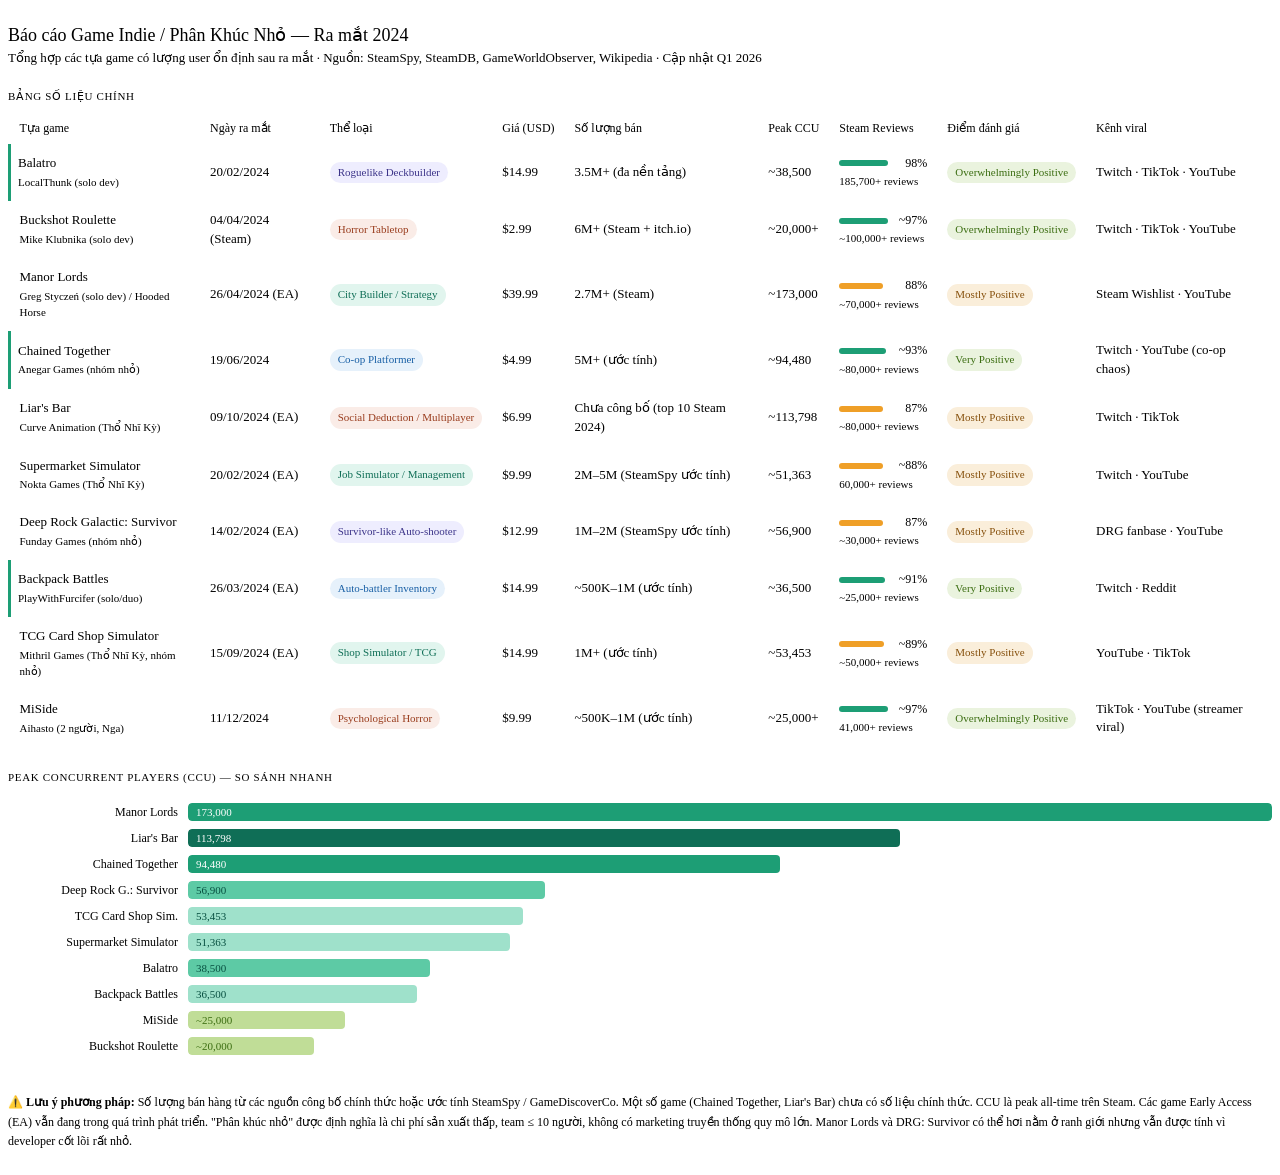
<file: Game-2K4E/doc/nghiên cứu thị trường/game-indie/indie_small_budget_games_2024_report.html>
<html lang="en">
  <head>
    <meta charset="UTF-8" />
    <meta name="viewport" content="width=device-width, initial-scale=1.0" />
    <title>Document</title>
  </head>
  <body>
    <style>
      * {
        box-sizing: border-box;
      }
      body {
        margin: 0;
        padding: 0.5rem;
      }
      .report-wrap {
        padding: 1rem 0;
        font-size: 14px;
        color: var(--color-text-primary);
      }
      .report-title {
        font-size: 18px;
        font-weight: 500;
        color: var(--color-text-primary);
        margin-bottom: 4px;
      }
      .report-sub {
        font-size: 13px;
        color: var(--color-text-secondary);
        margin-bottom: 20px;
      }
      .section-label {
        font-size: 11px;
        font-weight: 500;
        text-transform: uppercase;
        letter-spacing: 0.06em;
        color: var(--color-text-tertiary);
        margin: 24px 0 10px;
      }
      table {
        width: 100%;
        border-collapse: collapse;
        font-size: 13px;
      }
      thead tr {
        border-bottom: 1px solid var(--color-border-primary);
      }
      thead th {
        text-align: left;
        padding: 8px 10px;
        font-weight: 500;
        font-size: 12px;
        color: var(--color-text-secondary);
        white-space: nowrap;
      }
      tbody tr {
        border-bottom: 1px solid var(--color-border-tertiary);
        transition: background 0.15s;
      }
      tbody tr:hover {
        background: var(--color-background-secondary);
      }
      tbody td {
        padding: 10px 10px;
        vertical-align: middle;
        line-height: 1.45;
      }
      .game-name {
        font-weight: 500;
        color: var(--color-text-primary);
      }
      .game-dev {
        font-size: 11px;
        color: var(--color-text-tertiary);
        margin-top: 2px;
      }
      .badge {
        display: inline-block;
        font-size: 11px;
        padding: 2px 8px;
        border-radius: 999px;
        font-weight: 500;
        line-height: 1.6;
        white-space: nowrap;
      }
      .b-green {
        background: #eaf3de;
        color: #3b6d11;
      }
      .b-amber {
        background: #faeeda;
        color: #854f0b;
      }
      .b-teal {
        background: #e1f5ee;
        color: #0f6e56;
      }
      .b-purple {
        background: #eeedfe;
        color: #3c3489;
      }
      .b-coral {
        background: #faece7;
        color: #993c1d;
      }
      .b-blue {
        background: #e6f1fb;
        color: #185fa5;
      }
      @media (prefers-color-scheme: dark) {
        .b-green {
          background: #27500a;
          color: #c0dd97;
        }
        .b-amber {
          background: #633806;
          color: #fac775;
        }
        .b-teal {
          background: #085041;
          color: #9fe1cb;
        }
        .b-purple {
          background: #26215c;
          color: #afa9ec;
        }
        .b-coral {
          background: #4a1b0c;
          color: #f0997b;
        }
        .b-blue {
          background: #042c53;
          color: #85b7eb;
        }
      }
      .score-bar-wrap {
        display: flex;
        align-items: center;
        gap: 8px;
      }
      .score-bar-bg {
        flex: 1;
        height: 6px;
        background: var(--color-border-tertiary);
        border-radius: 3px;
        min-width: 50px;
      }
      .score-bar-fill {
        height: 100%;
        border-radius: 3px;
        background: #1d9e75;
      }
      .score-val {
        font-size: 12px;
        color: var(--color-text-secondary);
        min-width: 30px;
        text-align: right;
      }
      .num {
        font-variant-numeric: tabular-nums;
      }
      .viral {
        font-size: 11px;
        color: var(--color-text-tertiary);
        margin-top: 2px;
      }
      .note {
        font-size: 12px;
        color: var(--color-text-tertiary);
        margin-top: 24px;
        border-top: 1px solid var(--color-border-tertiary);
        padding-top: 14px;
        line-height: 1.6;
      }
      .highlight-row td:first-child {
        border-left: 3px solid #1d9e75;
        padding-left: 7px;
      }
      th.sortable {
        cursor: pointer;
        user-select: none;
      }
      th.sortable:hover {
        color: var(--color-text-primary);
      }
      .chart-wrap {
        margin-top: 20px;
      }
      .bar-row {
        display: flex;
        align-items: center;
        gap: 10px;
        margin-bottom: 8px;
        font-size: 12px;
      }
      .bar-label {
        width: 170px;
        text-align: right;
        color: var(--color-text-secondary);
        flex-shrink: 0;
        white-space: nowrap;
        overflow: hidden;
        text-overflow: ellipsis;
      }
      .bar-outer {
        flex: 1;
        height: 18px;
        background: var(--color-border-tertiary);
        border-radius: 4px;
        overflow: hidden;
      }
      .bar-inner {
        height: 100%;
        border-radius: 4px;
        display: flex;
        align-items: center;
        padding-left: 8px;
        font-size: 11px;
        font-weight: 500;
      }
      .bar-unit {
        font-size: 11px;
        color: var(--color-text-tertiary);
        min-width: 48px;
      }
    </style>
    <div class="report-wrap">
      <div class="report-title">Báo cáo Game Indie / Phân Khúc Nhỏ — Ra mắt 2024</div>
      <div class="report-sub">
        Tổng hợp các tựa game có lượng user ổn định sau ra mắt · Nguồn: SteamSpy, SteamDB,
        GameWorldObserver, Wikipedia · Cập nhật Q1 2026
      </div>

      <div class="section-label">Bảng số liệu chính</div>
      <table>
        <thead>
          <tr>
            <th>Tựa game</th>
            <th>Ngày ra mắt</th>
            <th>Thể loại</th>
            <th>Giá (USD)</th>
            <th>Số lượng bán</th>
            <th>Peak CCU</th>
            <th>Steam Reviews</th>
            <th>Điểm đánh giá</th>
            <th>Kênh viral</th>
          </tr>
        </thead>
        <tbody>
          <tr class="highlight-row">
            <td>
              <div class="game-name">Balatro</div>
              <div class="game-dev">LocalThunk (solo dev)</div>
            </td>
            <td class="num">20/02/2024</td>
            <td><span class="badge b-purple">Roguelike Deckbuilder</span></td>
            <td class="num">$14.99</td>
            <td class="num">3.5M+ (đa nền tảng)</td>
            <td class="num">~38,500</td>
            <td>
              <div class="score-bar-wrap">
                <div class="score-bar-bg">
                  <div class="score-bar-fill" style="width: 98%"></div>
                </div>
                <span class="score-val">98%</span>
              </div>
              <div class="viral">185,700+ reviews</div>
            </td>
            <td><span class="badge b-green">Overwhelmingly Positive</span></td>
            <td>Twitch · TikTok · YouTube</td>
          </tr>
          <tr>
            <td>
              <div class="game-name">Buckshot Roulette</div>
              <div class="game-dev">Mike Klubnika (solo dev)</div>
            </td>
            <td class="num">04/04/2024 (Steam)</td>
            <td><span class="badge b-coral">Horror Tabletop</span></td>
            <td class="num">$2.99</td>
            <td class="num">6M+ (Steam + itch.io)</td>
            <td class="num">~20,000+</td>
            <td>
              <div class="score-bar-wrap">
                <div class="score-bar-bg">
                  <div class="score-bar-fill" style="width: 97%"></div>
                </div>
                <span class="score-val">~97%</span>
              </div>
              <div class="viral">~100,000+ reviews</div>
            </td>
            <td><span class="badge b-green">Overwhelmingly Positive</span></td>
            <td>Twitch · TikTok · YouTube</td>
          </tr>
          <tr>
            <td>
              <div class="game-name">Manor Lords</div>
              <div class="game-dev">Greg Styczeń (solo dev) / Hooded Horse</div>
            </td>
            <td class="num">26/04/2024 (EA)</td>
            <td><span class="badge b-teal">City Builder / Strategy</span></td>
            <td class="num">$39.99</td>
            <td class="num">2.7M+ (Steam)</td>
            <td class="num">~173,000</td>
            <td>
              <div class="score-bar-wrap">
                <div class="score-bar-bg">
                  <div class="score-bar-fill" style="width: 88%; background: #ef9f27"></div>
                </div>
                <span class="score-val">88%</span>
              </div>
              <div class="viral">~70,000+ reviews</div>
            </td>
            <td><span class="badge b-amber">Mostly Positive</span></td>
            <td>Steam Wishlist · YouTube</td>
          </tr>
          <tr class="highlight-row">
            <td>
              <div class="game-name">Chained Together</div>
              <div class="game-dev">Anegar Games (nhóm nhỏ)</div>
            </td>
            <td class="num">19/06/2024</td>
            <td><span class="badge b-blue">Co-op Platformer</span></td>
            <td class="num">$4.99</td>
            <td class="num">5M+ (ước tính)</td>
            <td class="num">~94,480</td>
            <td>
              <div class="score-bar-wrap">
                <div class="score-bar-bg">
                  <div class="score-bar-fill" style="width: 93%"></div>
                </div>
                <span class="score-val">~93%</span>
              </div>
              <div class="viral">~80,000+ reviews</div>
            </td>
            <td><span class="badge b-green">Very Positive</span></td>
            <td>Twitch · YouTube (co-op chaos)</td>
          </tr>
          <tr>
            <td>
              <div class="game-name">Liar's Bar</div>
              <div class="game-dev">Curve Animation (Thổ Nhĩ Kỳ)</div>
            </td>
            <td class="num">09/10/2024 (EA)</td>
            <td><span class="badge b-coral">Social Deduction / Multiplayer</span></td>
            <td class="num">$6.99</td>
            <td class="num">Chưa công bố (top 10 Steam 2024)</td>
            <td class="num">~113,798</td>
            <td>
              <div class="score-bar-wrap">
                <div class="score-bar-bg">
                  <div class="score-bar-fill" style="width: 87%; background: #ef9f27"></div>
                </div>
                <span class="score-val">87%</span>
              </div>
              <div class="viral">~80,000+ reviews</div>
            </td>
            <td><span class="badge b-amber">Mostly Positive</span></td>
            <td>Twitch · TikTok</td>
          </tr>
          <tr>
            <td>
              <div class="game-name">Supermarket Simulator</div>
              <div class="game-dev">Nokta Games (Thổ Nhĩ Kỳ)</div>
            </td>
            <td class="num">20/02/2024 (EA)</td>
            <td><span class="badge b-teal">Job Simulator / Management</span></td>
            <td class="num">$9.99</td>
            <td class="num">2M–5M (SteamSpy ước tính)</td>
            <td class="num">~51,363</td>
            <td>
              <div class="score-bar-wrap">
                <div class="score-bar-bg">
                  <div class="score-bar-fill" style="width: 88%; background: #ef9f27"></div>
                </div>
                <span class="score-val">~88%</span>
              </div>
              <div class="viral">60,000+ reviews</div>
            </td>
            <td><span class="badge b-amber">Mostly Positive</span></td>
            <td>Twitch · YouTube</td>
          </tr>
          <tr>
            <td>
              <div class="game-name">Deep Rock Galactic: Survivor</div>
              <div class="game-dev">Funday Games (nhóm nhỏ)</div>
            </td>
            <td class="num">14/02/2024 (EA)</td>
            <td><span class="badge b-purple">Survivor-like Auto-shooter</span></td>
            <td class="num">$12.99</td>
            <td class="num">1M–2M (SteamSpy ước tính)</td>
            <td class="num">~56,900</td>
            <td>
              <div class="score-bar-wrap">
                <div class="score-bar-bg">
                  <div class="score-bar-fill" style="width: 87%; background: #ef9f27"></div>
                </div>
                <span class="score-val">87%</span>
              </div>
              <div class="viral">~30,000+ reviews</div>
            </td>
            <td><span class="badge b-amber">Mostly Positive</span></td>
            <td>DRG fanbase · YouTube</td>
          </tr>
          <tr class="highlight-row">
            <td>
              <div class="game-name">Backpack Battles</div>
              <div class="game-dev">PlayWithFurcifer (solo/duo)</div>
            </td>
            <td class="num">26/03/2024 (EA)</td>
            <td><span class="badge b-blue">Auto-battler Inventory</span></td>
            <td class="num">$14.99</td>
            <td class="num">~500K–1M (ước tính)</td>
            <td class="num">~36,500</td>
            <td>
              <div class="score-bar-wrap">
                <div class="score-bar-bg">
                  <div class="score-bar-fill" style="width: 91%"></div>
                </div>
                <span class="score-val">~91%</span>
              </div>
              <div class="viral">~25,000+ reviews</div>
            </td>
            <td><span class="badge b-green">Very Positive</span></td>
            <td>Twitch · Reddit</td>
          </tr>
          <tr>
            <td>
              <div class="game-name">TCG Card Shop Simulator</div>
              <div class="game-dev">Mithril Games (Thổ Nhĩ Kỳ, nhóm nhỏ)</div>
            </td>
            <td class="num">15/09/2024 (EA)</td>
            <td><span class="badge b-teal">Shop Simulator / TCG</span></td>
            <td class="num">$14.99</td>
            <td class="num">1M+ (ước tính)</td>
            <td class="num">~53,453</td>
            <td>
              <div class="score-bar-wrap">
                <div class="score-bar-bg">
                  <div class="score-bar-fill" style="width: 89%; background: #ef9f27"></div>
                </div>
                <span class="score-val">~89%</span>
              </div>
              <div class="viral">~50,000+ reviews</div>
            </td>
            <td><span class="badge b-amber">Mostly Positive</span></td>
            <td>YouTube · TikTok</td>
          </tr>
          <tr>
            <td>
              <div class="game-name">MiSide</div>
              <div class="game-dev">Aihasto (2 người, Nga)</div>
            </td>
            <td class="num">11/12/2024</td>
            <td><span class="badge b-coral">Psychological Horror</span></td>
            <td class="num">$9.99</td>
            <td class="num">~500K–1M (ước tính)</td>
            <td class="num">~25,000+</td>
            <td>
              <div class="score-bar-wrap">
                <div class="score-bar-bg">
                  <div class="score-bar-fill" style="width: 97%"></div>
                </div>
                <span class="score-val">~97%</span>
              </div>
              <div class="viral">41,000+ reviews</div>
            </td>
            <td><span class="badge b-green">Overwhelmingly Positive</span></td>
            <td>TikTok · YouTube (streamer viral)</td>
          </tr>
        </tbody>
      </table>

      <div class="section-label">Peak Concurrent Players (CCU) — So sánh nhanh</div>
      <div class="chart-wrap">
        <div class="bar-row">
          <div class="bar-label">Manor Lords</div>
          <div class="bar-outer">
            <div class="bar-inner" style="width: 100%; background: #1d9e75; color: #fff">
              173,000
            </div>
          </div>
        </div>
        <div class="bar-row">
          <div class="bar-label">Liar's Bar</div>
          <div class="bar-outer">
            <div class="bar-inner" style="width: 65.7%; background: #0f6e56; color: #fff">
              113,798
            </div>
          </div>
        </div>
        <div class="bar-row">
          <div class="bar-label">Chained Together</div>
          <div class="bar-outer">
            <div class="bar-inner" style="width: 54.6%; background: #1d9e75; color: #fff">
              94,480
            </div>
          </div>
        </div>
        <div class="bar-row">
          <div class="bar-label">Deep Rock G.: Survivor</div>
          <div class="bar-outer">
            <div class="bar-inner" style="width: 32.9%; background: #5dcaa5; color: #085041">
              56,900
            </div>
          </div>
        </div>
        <div class="bar-row">
          <div class="bar-label">TCG Card Shop Sim.</div>
          <div class="bar-outer">
            <div class="bar-inner" style="width: 30.9%; background: #9fe1cb; color: #085041">
              53,453
            </div>
          </div>
        </div>
        <div class="bar-row">
          <div class="bar-label">Supermarket Simulator</div>
          <div class="bar-outer">
            <div class="bar-inner" style="width: 29.7%; background: #9fe1cb; color: #085041">
              51,363
            </div>
          </div>
        </div>
        <div class="bar-row">
          <div class="bar-label">Balatro</div>
          <div class="bar-outer">
            <div class="bar-inner" style="width: 22.3%; background: #5dcaa5; color: #085041">
              38,500
            </div>
          </div>
        </div>
        <div class="bar-row">
          <div class="bar-label">Backpack Battles</div>
          <div class="bar-outer">
            <div class="bar-inner" style="width: 21.1%; background: #9fe1cb; color: #085041">
              36,500
            </div>
          </div>
        </div>
        <div class="bar-row">
          <div class="bar-label">MiSide</div>
          <div class="bar-outer">
            <div class="bar-inner" style="width: 14.5%; background: #c0dd97; color: #3b6d11">
              ~25,000
            </div>
          </div>
        </div>
        <div class="bar-row">
          <div class="bar-label">Buckshot Roulette</div>
          <div class="bar-outer">
            <div class="bar-inner" style="width: 11.6%; background: #c0dd97; color: #3b6d11">
              ~20,000
            </div>
          </div>
        </div>
      </div>

      <div class="note">
        ⚠️ <strong>Lưu ý phương pháp:</strong> Số lượng bán hàng từ các nguồn công bố chính thức
        hoặc ước tính SteamSpy / GameDiscoverCo. Một số game (Chained Together, Liar's Bar) chưa có
        số liệu chính thức. CCU là peak all-time trên Steam. Các game Early Access (EA) vẫn đang
        trong quá trình phát triển. "Phân khúc nhỏ" được định nghĩa là chi phí sản xuất thấp, team ≤
        10 người, không có marketing truyền thống quy mô lớn. Manor Lords và DRG: Survivor có thể
        hơi nằm ở ranh giới nhưng vẫn được tính vì developer cốt lõi rất nhỏ.
      </div>
    </div>
  </body>
</html>
</file>
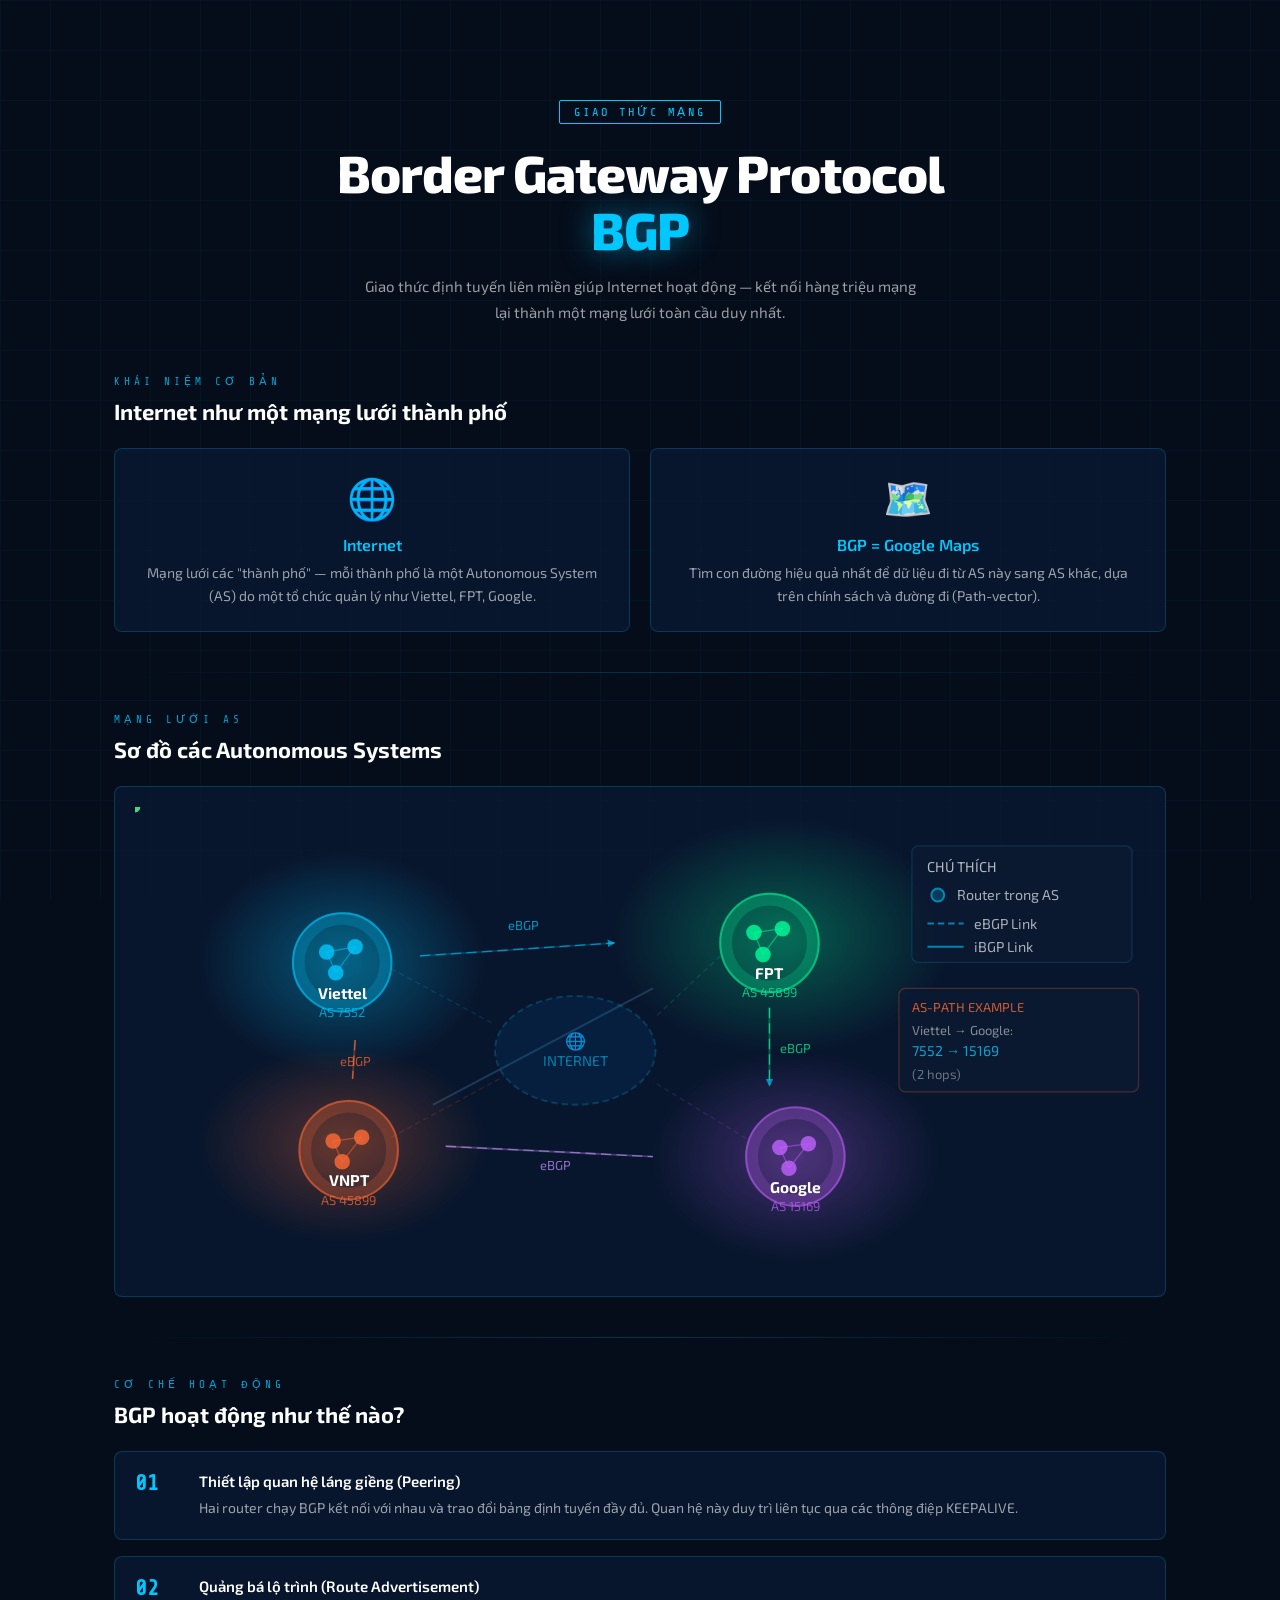
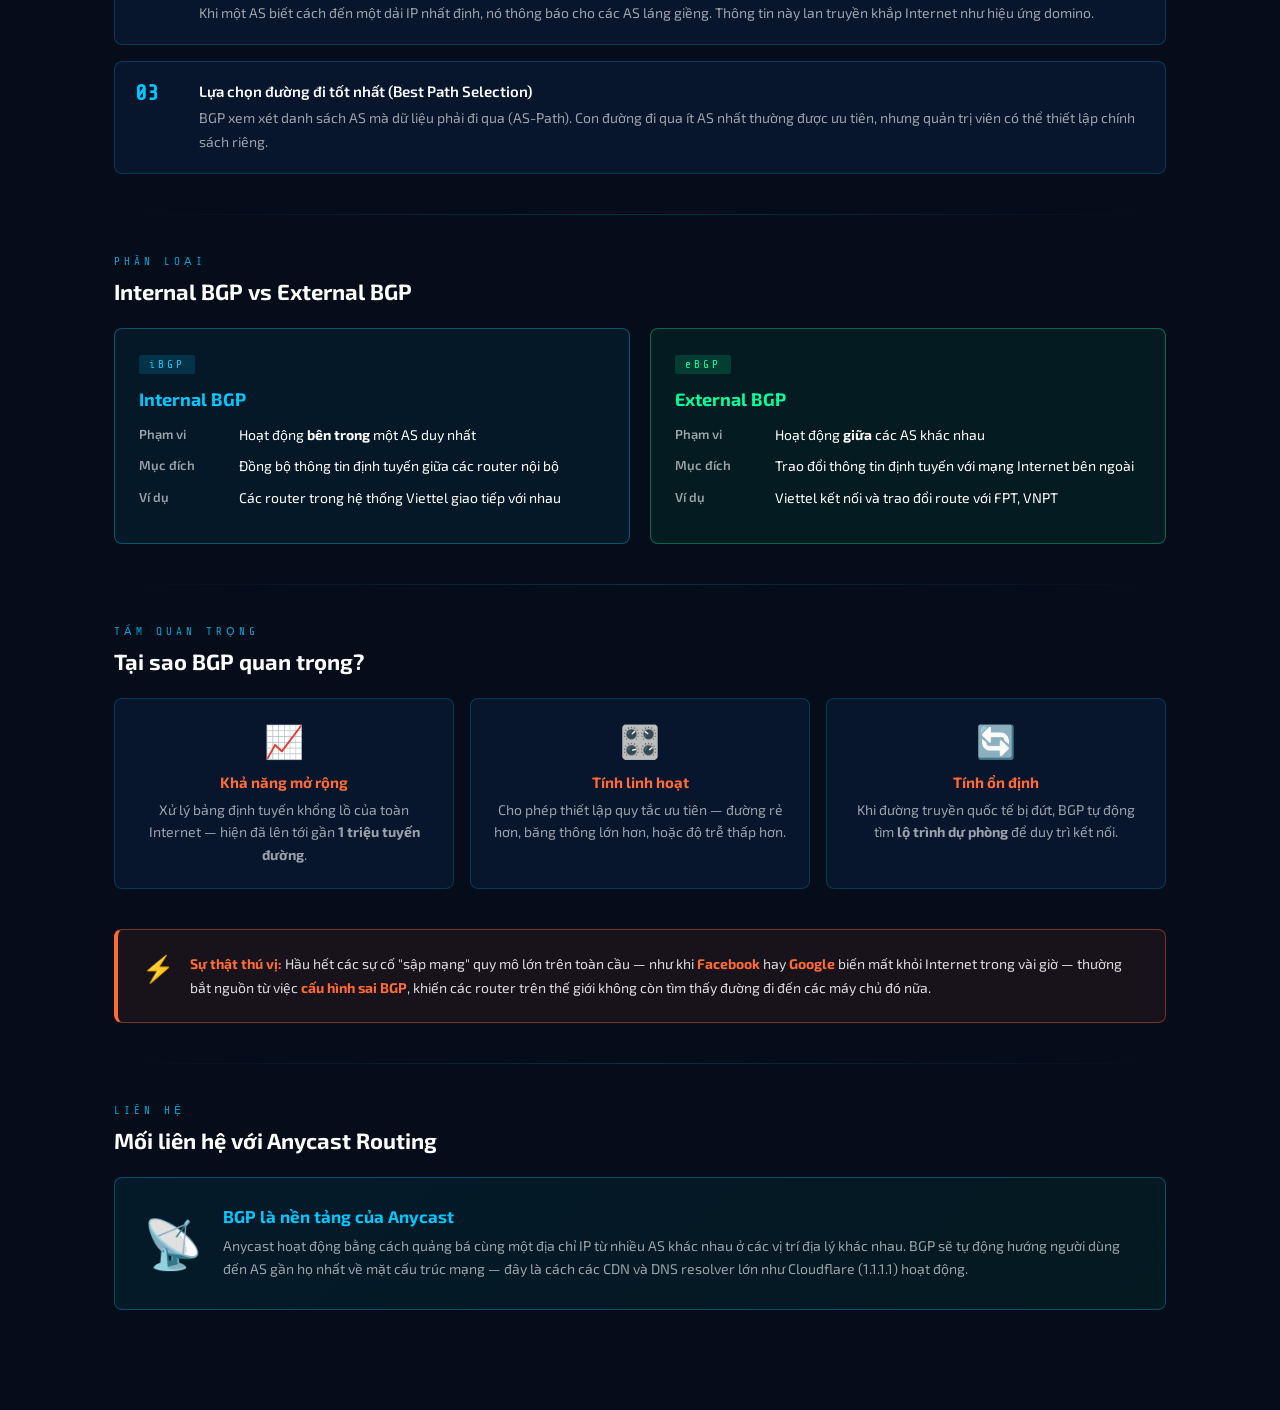
<file: TikTok-Beta/coding/doc/optimization/BGP/visualization.html>
<!doctype html>
<html lang="vi">
  <head>
    <meta charset="UTF-8" />
    <meta name="viewport" content="width=device-width, initial-scale=1.0" />
    <title>BGP – Giao Thức Định Tuyến Internet</title>
    <style>
      @import url("https://fonts.googleapis.com/css2?family=Share+Tech+Mono&family=Exo+2:wght@300;400;600;800&display=swap");

      :root {
        --bg: #050d1a;
        --panel: rgba(10, 25, 50, 0.85);
        --border: rgba(0, 200, 255, 0.2);
        --accent: #00c8ff;
        --accent2: #00ff9d;
        --accent3: #ff6b35;
        --text: #ffffff;
        --text-dim: rgba(255, 255, 255, 0.6);
        --glow: 0 0 20px rgba(0, 200, 255, 0.3);
      }

      * {
        box-sizing: border-box;
        margin: 0;
        padding: 0;
      }

      body {
        background: var(--bg);
        color: var(--text);
        font-family: "Exo 2", Arial, sans-serif;
        font-size: 15px;
        min-height: 100vh;
        overflow-x: hidden;
      }

      /* Animated grid background */
      body::before {
        content: "";
        position: fixed;
        inset: 0;
        background-image:
          linear-gradient(rgba(0, 200, 255, 0.04) 1px, transparent 1px),
          linear-gradient(90deg, rgba(0, 200, 255, 0.04) 1px, transparent 1px);
        background-size: 50px 50px;
        pointer-events: none;
        z-index: 0;
      }

      .container {
        position: relative;
        z-index: 1;
        max-width: 1100px;
        margin: 0 auto;
        padding: 40px 24px 60px;
      }

      /* HERO */
      .hero {
        text-align: center;
        padding: 60px 0 50px;
        position: relative;
      }
      .hero-badge {
        display: inline-block;
        font-family: "Share Tech Mono", monospace;
        font-size: 12px;
        color: var(--accent);
        border: 1px solid var(--accent);
        padding: 4px 14px;
        border-radius: 2px;
        letter-spacing: 3px;
        text-transform: uppercase;
        margin-bottom: 20px;
        animation: fadeDown 0.6s ease forwards;
      }
      .hero h1 {
        font-size: clamp(28px, 5vw, 52px);
        font-weight: 800;
        line-height: 1.1;
        letter-spacing: -1px;
        animation: fadeDown 0.7s ease forwards;
      }
      .hero h1 span {
        color: var(--accent);
        text-shadow: 0 0 30px rgba(0, 200, 255, 0.5);
      }
      .hero-sub {
        margin-top: 16px;
        color: var(--text-dim);
        font-size: 15px;
        max-width: 560px;
        margin-inline: auto;
        line-height: 1.7;
        animation: fadeDown 0.8s ease forwards;
      }

      /* SECTION HEADERS */
      .section-label {
        font-family: "Share Tech Mono", monospace;
        font-size: 11px;
        color: var(--accent);
        letter-spacing: 4px;
        text-transform: uppercase;
        margin-bottom: 10px;
        opacity: 0.8;
      }
      .section-title {
        font-size: 22px;
        font-weight: 700;
        margin-bottom: 24px;
        color: var(--text);
      }

      /* CARDS */
      .card {
        background: var(--panel);
        border: 1px solid var(--border);
        border-radius: 8px;
        padding: 28px;
        backdrop-filter: blur(10px);
        transition:
          border-color 0.3s,
          box-shadow 0.3s;
      }
      .card:hover {
        border-color: rgba(0, 200, 255, 0.5);
        box-shadow: var(--glow);
      }

      /* SECTION 1 - ANALOGY */
      .analogy-grid {
        display: grid;
        grid-template-columns: 1fr 1fr;
        gap: 20px;
        margin-bottom: 40px;
      }
      @media (max-width: 600px) {
        .analogy-grid {
          grid-template-columns: 1fr;
        }
      }

      .analogy-card {
        background: var(--panel);
        border: 1px solid var(--border);
        border-radius: 8px;
        padding: 24px;
        text-align: center;
      }
      .analogy-icon {
        font-size: 40px;
        margin-bottom: 12px;
      }
      .analogy-card h3 {
        font-size: 16px;
        font-weight: 600;
        color: var(--accent);
        margin-bottom: 8px;
      }
      .analogy-card p {
        font-size: 14px;
        color: var(--text-dim);
        line-height: 1.6;
      }

      /* BGP NETWORK DIAGRAM */
      .diagram-wrap {
        margin-bottom: 40px;
      }
      .network-svg-container {
        background: var(--panel);
        border: 1px solid var(--border);
        border-radius: 8px;
        padding: 20px;
        overflow: hidden;
      }

      svg text {
        font-family: "Exo 2", Arial, sans-serif;
      }

      .as-node {
        cursor: pointer;
        transition: transform 0.2s;
      }
      .as-node:hover {
        transform: scale(1.05);
      }

      /* Animated data packets */
      @keyframes flowPacket {
        0% {
          opacity: 0;
          transform: translate(0, 0);
        }
        10% {
          opacity: 1;
        }
        90% {
          opacity: 1;
        }
        100% {
          opacity: 0;
        }
      }
      .packet {
        animation: flowPacket 3s infinite;
      }
      .packet:nth-child(2) {
        animation-delay: 1s;
      }
      .packet:nth-child(3) {
        animation-delay: 2s;
      }

      @keyframes pulse-ring {
        0% {
          r: 34;
          opacity: 0.6;
        }
        100% {
          r: 46;
          opacity: 0;
        }
      }
      .pulse {
        animation: pulse-ring 2s infinite;
      }

      /* SECTION 2 - HOW IT WORKS */
      .steps-list {
        display: flex;
        flex-direction: column;
        gap: 16px;
        margin-bottom: 40px;
      }
      .step-item {
        display: flex;
        gap: 20px;
        align-items: flex-start;
        background: var(--panel);
        border: 1px solid var(--border);
        border-radius: 8px;
        padding: 20px;
        transition:
          border-color 0.3s,
          transform 0.2s;
      }
      .step-item:hover {
        border-color: var(--accent);
        transform: translateX(6px);
      }
      .step-num {
        font-family: "Share Tech Mono", monospace;
        font-size: 22px;
        font-weight: 700;
        color: var(--accent);
        min-width: 44px;
        line-height: 1;
      }
      .step-content h4 {
        font-size: 15px;
        font-weight: 600;
        margin-bottom: 6px;
        color: #fff;
      }
      .step-content p {
        font-size: 14px;
        color: var(--text-dim);
        line-height: 1.65;
      }

      /* SECTION 3 - IBGP vs EBGP TABLE */
      .compare-grid {
        display: grid;
        grid-template-columns: 1fr 1fr;
        gap: 20px;
        margin-bottom: 40px;
      }
      @media (max-width: 640px) {
        .compare-grid {
          grid-template-columns: 1fr;
        }
      }

      .compare-card {
        border-radius: 8px;
        padding: 24px;
        border: 1px solid;
      }
      .compare-card.ibgp {
        background: rgba(0, 200, 255, 0.06);
        border-color: rgba(0, 200, 255, 0.35);
      }
      .compare-card.ebgp {
        background: rgba(0, 255, 157, 0.06);
        border-color: rgba(0, 255, 157, 0.35);
      }
      .compare-card .tag {
        font-family: "Share Tech Mono", monospace;
        font-size: 11px;
        letter-spacing: 3px;
        padding: 3px 10px;
        border-radius: 2px;
        display: inline-block;
        margin-bottom: 14px;
      }
      .ibgp .tag {
        background: rgba(0, 200, 255, 0.15);
        color: var(--accent);
      }
      .ebgp .tag {
        background: rgba(0, 255, 157, 0.15);
        color: var(--accent2);
      }
      .compare-card h3 {
        font-size: 18px;
        font-weight: 700;
        margin-bottom: 14px;
      }
      .ibgp h3 {
        color: var(--accent);
      }
      .ebgp h3 {
        color: var(--accent2);
      }
      .compare-row {
        display: flex;
        gap: 10px;
        margin-bottom: 10px;
        font-size: 14px;
        line-height: 1.55;
      }
      .compare-row .label {
        font-weight: 600;
        color: var(--text-dim);
        min-width: 90px;
        font-size: 13px;
      }
      .compare-row .val {
        color: var(--text);
      }

      /* SECTION 4 - IMPORTANCE */
      .importance-grid {
        display: grid;
        grid-template-columns: repeat(3, 1fr);
        gap: 16px;
        margin-bottom: 40px;
      }
      @media (max-width: 700px) {
        .importance-grid {
          grid-template-columns: 1fr;
        }
      }

      .imp-card {
        background: var(--panel);
        border: 1px solid var(--border);
        border-radius: 8px;
        padding: 22px;
        text-align: center;
        transition:
          border-color 0.3s,
          transform 0.2s;
      }
      .imp-card:hover {
        border-color: var(--accent3);
        transform: translateY(-4px);
      }
      .imp-icon {
        font-size: 32px;
        margin-bottom: 12px;
      }
      .imp-card h4 {
        font-size: 15px;
        font-weight: 700;
        color: var(--accent3);
        margin-bottom: 8px;
      }
      .imp-card p {
        font-size: 14px;
        color: var(--text-dim);
        line-height: 1.6;
      }

      /* FUNFACT BOX */
      .funfact {
        background: rgba(255, 107, 53, 0.08);
        border: 1px solid rgba(255, 107, 53, 0.4);
        border-left: 4px solid var(--accent3);
        border-radius: 8px;
        padding: 22px 24px;
        margin-bottom: 40px;
        display: flex;
        gap: 16px;
        align-items: flex-start;
      }
      .funfact-icon {
        font-size: 26px;
      }
      .funfact-text {
        font-size: 14px;
        line-height: 1.7;
        color: rgba(255, 255, 255, 0.85);
      }
      .funfact-text strong {
        color: var(--accent3);
      }

      /* ANYCAST RELATION */
      .anycast-card {
        background: linear-gradient(
          135deg,
          rgba(0, 200, 255, 0.07),
          rgba(0, 255, 157, 0.05)
        );
        border: 1px solid rgba(0, 200, 255, 0.3);
        border-radius: 8px;
        padding: 28px;
        margin-bottom: 40px;
        display: flex;
        gap: 20px;
        align-items: center;
      }
      @media (max-width: 600px) {
        .anycast-card {
          flex-direction: column;
        }
      }
      .anycast-icon {
        font-size: 48px;
        flex-shrink: 0;
      }
      .anycast-card h3 {
        font-size: 17px;
        font-weight: 700;
        color: var(--accent);
        margin-bottom: 8px;
      }
      .anycast-card p {
        font-size: 14px;
        color: var(--text-dim);
        line-height: 1.7;
      }

      /* Divider */
      .divider {
        height: 1px;
        background: linear-gradient(
          90deg,
          transparent,
          var(--border),
          transparent
        );
        margin: 40px 0;
      }

      /* ANIMATIONS */
      @keyframes fadeDown {
        from {
          opacity: 0;
          transform: translateY(-16px);
        }
        to {
          opacity: 1;
          transform: translateY(0);
        }
      }

      @keyframes dash-move {
        to {
          stroke-dashoffset: -30;
        }
      }
      .link-animated {
        stroke-dasharray: 8 4;
        animation: dash-move 1.5s linear infinite;
      }

      /* AS path highlight animation */
      @keyframes pathHighlight {
        0%,
        100% {
          stroke: rgba(0, 200, 255, 0.25);
        }
        50% {
          stroke: rgba(0, 200, 255, 0.8);
        }
      }
      .path-glow {
        animation: pathHighlight 2.5s ease-in-out infinite;
      }
    </style>
  </head>
  <body>
    <div class="container">
      <!-- HERO -->
      <div class="hero">
        <div class="hero-badge">Giao thức mạng</div>
        <h1>Border Gateway Protocol<br /><span>BGP</span></h1>
        <p class="hero-sub">
          Giao thức định tuyến liên miền giúp Internet hoạt động — kết nối hàng
          triệu mạng lại thành một mạng lưới toàn cầu duy nhất.
        </p>
      </div>

      <!-- ANALOGY SECTION -->
      <div class="section-label">Khái niệm cơ bản</div>
      <div class="section-title">Internet như một mạng lưới thành phố</div>
      <div class="analogy-grid">
        <div class="analogy-card">
          <div class="analogy-icon">🌐</div>
          <h3>Internet</h3>
          <p>
            Mạng lưới các "thành phố" — mỗi thành phố là một Autonomous System
            (AS) do một tổ chức quản lý như Viettel, FPT, Google.
          </p>
        </div>
        <div class="analogy-card">
          <div class="analogy-icon">🗺️</div>
          <h3>BGP = Google Maps</h3>
          <p>
            Tìm con đường hiệu quả nhất để dữ liệu đi từ AS này sang AS khác,
            dựa trên chính sách và đường đi (Path-vector).
          </p>
        </div>
      </div>

      <div class="divider"></div>

      <!-- NETWORK DIAGRAM -->
      <div class="diagram-wrap">
        <div class="section-label">Mạng lưới AS</div>
        <div class="section-title">Sơ đồ các Autonomous Systems</div>
        <div class="network-svg-container">
          <svg
            viewBox="0 0 780 360"
            width="100%"
            xmlns="http://www.w3.org/2000/svg"
          >
            <defs>
              <radialGradient id="gAS1" cx="50%" cy="50%" r="50%">
                <stop offset="0%" stop-color="#00c8ff" stop-opacity="0.35" />
                <stop offset="100%" stop-color="#00c8ff" stop-opacity="0" />
              </radialGradient>
              <radialGradient id="gAS2" cx="50%" cy="50%" r="50%">
                <stop offset="0%" stop-color="#00ff9d" stop-opacity="0.3" />
                <stop offset="100%" stop-color="#00ff9d" stop-opacity="0" />
              </radialGradient>
              <radialGradient id="gAS3" cx="50%" cy="50%" r="50%">
                <stop offset="0%" stop-color="#ff6b35" stop-opacity="0.3" />
                <stop offset="100%" stop-color="#ff6b35" stop-opacity="0" />
              </radialGradient>
              <radialGradient id="gAS4" cx="50%" cy="50%" r="50%">
                <stop offset="0%" stop-color="#c061ff" stop-opacity="0.3" />
                <stop offset="100%" stop-color="#c061ff" stop-opacity="0" />
              </radialGradient>
              <filter id="blur-sm"><feGaussianBlur stdDeviation="2" /></filter>
              <marker
                id="arr"
                markerWidth="6"
                markerHeight="6"
                refX="5"
                refY="3"
                orient="auto"
              >
                <path d="M0,0 L6,3 L0,6 Z" fill="rgba(0,200,255,0.6)" />
              </marker>
            </defs>

            <!-- Background glow zones -->
            <ellipse
              cx="160"
              cy="120"
              rx="110"
              ry="85"
              fill="url(#gAS1)"
              filter="url(#blur-sm)"
            />
            <ellipse
              cx="500"
              cy="100"
              rx="130"
              ry="90"
              fill="url(#gAS2)"
              filter="url(#blur-sm)"
            />
            <ellipse
              cx="160"
              cy="260"
              rx="110"
              ry="75"
              fill="url(#gAS3)"
              filter="url(#blur-sm)"
            />
            <ellipse
              cx="510"
              cy="270"
              rx="110"
              ry="80"
              fill="url(#gAS4)"
              filter="url(#blur-sm)"
            />

            <!-- eBGP connection lines (between AS) -->
            <!-- AS1 <-> AS2 -->
            <line
              x1="220"
              y1="115"
              x2="370"
              y2="105"
              stroke="rgba(0,200,255,0.2)"
              stroke-width="1.5"
              class="path-glow"
            />
            <line
              x1="220"
              y1="115"
              x2="370"
              y2="105"
              stroke="rgba(0,200,255,0.6)"
              stroke-width="1"
              class="link-animated"
              marker-end="url(#arr)"
            />
            <!-- AS1 <-> AS3 -->
            <line
              x1="170"
              y1="180"
              x2="168"
              y2="210"
              stroke="rgba(255,107,53,0.3)"
              stroke-width="1.5"
            />
            <line
              x1="170"
              y1="180"
              x2="168"
              y2="210"
              stroke="rgba(255,107,53,0.7)"
              stroke-width="1"
              class="link-animated"
            />
            <!-- AS2 <-> AS4 -->
            <line
              x1="490"
              y1="155"
              x2="490"
              y2="215"
              stroke="rgba(0,255,157,0.3)"
              stroke-width="1.5"
            />
            <line
              x1="490"
              y1="155"
              x2="490"
              y2="215"
              stroke="rgba(0,255,157,0.7)"
              stroke-width="1"
              class="link-animated"
              marker-end="url(#arr)"
            />
            <!-- AS3 <-> AS4 -->
            <line
              x1="240"
              y1="262"
              x2="400"
              y2="270"
              stroke="rgba(200,150,255,0.3)"
              stroke-width="1.5"
              class="path-glow"
            />
            <line
              x1="240"
              y1="262"
              x2="400"
              y2="270"
              stroke="rgba(200,150,255,0.6)"
              stroke-width="1"
              class="link-animated"
            />
            <!-- AS2 <-> AS3 diagonal -->
            <line
              x1="400"
              y1="140"
              x2="230"
              y2="230"
              stroke="rgba(100,200,255,0.2)"
              stroke-width="1.5"
            />

            <!-- eBGP Labels on lines -->
            <text
              x="300"
              y="95"
              fill="rgba(0,200,255,0.7)"
              font-size="10"
              text-anchor="middle"
              font-family="Share Tech Mono, monospace"
            >
              eBGP
            </text>
            <text
              x="170"
              y="200"
              fill="rgba(255,107,53,0.7)"
              font-size="10"
              text-anchor="middle"
              font-family="Share Tech Mono, monospace"
            >
              eBGP
            </text>
            <text
              x="510"
              y="190"
              fill="rgba(0,255,157,0.7)"
              font-size="10"
              text-anchor="middle"
              font-family="Share Tech Mono, monospace"
            >
              eBGP
            </text>
            <text
              x="325"
              y="280"
              fill="rgba(200,150,255,0.7)"
              font-size="10"
              text-anchor="middle"
              font-family="Share Tech Mono, monospace"
            >
              eBGP
            </text>

            <!-- AS1 - Viettel -->
            <g class="as-node">
              <circle
                cx="160"
                cy="120"
                r="38"
                fill="rgba(0,200,255,0.12)"
                stroke="rgba(0,200,255,0.6)"
                stroke-width="1.5"
              />
              <circle
                cx="160"
                cy="120"
                r="34"
                fill="none"
                stroke="rgba(0,200,255,0.2)"
                stroke-width="10"
                class="pulse"
                style="animation-delay: 0s"
              />
              <!-- Internal routers -->
              <circle cx="148" cy="112" r="6" fill="#00c8ff" opacity="0.8" />
              <circle cx="170" cy="108" r="6" fill="#00c8ff" opacity="0.8" />
              <circle cx="155" cy="128" r="6" fill="#00c8ff" opacity="0.8" />
              <line
                x1="148"
                y1="112"
                x2="170"
                y2="108"
                stroke="#00c8ff"
                stroke-width="1"
                opacity="0.5"
              />
              <line
                x1="148"
                y1="112"
                x2="155"
                y2="128"
                stroke="#00c8ff"
                stroke-width="1"
                opacity="0.5"
              />
              <line
                x1="170"
                y1="108"
                x2="155"
                y2="128"
                stroke="#00c8ff"
                stroke-width="1"
                opacity="0.5"
              />
              <text
                x="160"
                y="148"
                fill="white"
                font-size="12"
                font-weight="700"
                text-anchor="middle"
              >
                Viettel
              </text>
              <text
                x="160"
                y="162"
                fill="rgba(0,200,255,0.7)"
                font-size="10"
                text-anchor="middle"
                font-family="Share Tech Mono, monospace"
              >
                AS 7552
              </text>
            </g>

            <!-- AS2 - FPT -->
            <g class="as-node">
              <circle
                cx="490"
                cy="105"
                r="38"
                fill="rgba(0,255,157,0.1)"
                stroke="rgba(0,255,157,0.55)"
                stroke-width="1.5"
              />
              <circle
                cx="490"
                cy="105"
                r="34"
                fill="none"
                stroke="rgba(0,255,157,0.2)"
                stroke-width="10"
                class="pulse"
                style="animation-delay: 0.7s"
              />
              <circle cx="478" cy="97" r="6" fill="#00ff9d" opacity="0.8" />
              <circle cx="500" cy="94" r="6" fill="#00ff9d" opacity="0.8" />
              <circle cx="485" cy="114" r="6" fill="#00ff9d" opacity="0.8" />
              <line
                x1="478"
                y1="97"
                x2="500"
                y2="94"
                stroke="#00ff9d"
                stroke-width="1"
                opacity="0.5"
              />
              <line
                x1="478"
                y1="97"
                x2="485"
                y2="114"
                stroke="#00ff9d"
                stroke-width="1"
                opacity="0.5"
              />
              <line
                x1="500"
                y1="94"
                x2="485"
                y2="114"
                stroke="#00ff9d"
                stroke-width="1"
                opacity="0.5"
              />
              <text
                x="490"
                y="133"
                fill="white"
                font-size="12"
                font-weight="700"
                text-anchor="middle"
              >
                FPT
              </text>
              <text
                x="490"
                y="147"
                fill="rgba(0,255,157,0.7)"
                font-size="10"
                text-anchor="middle"
                font-family="Share Tech Mono, monospace"
              >
                AS 45899
              </text>
            </g>

            <!-- AS3 - VNPT -->
            <g class="as-node">
              <circle
                cx="165"
                cy="265"
                r="38"
                fill="rgba(255,107,53,0.1)"
                stroke="rgba(255,107,53,0.55)"
                stroke-width="1.5"
              />
              <circle
                cx="165"
                cy="265"
                r="34"
                fill="none"
                stroke="rgba(255,107,53,0.2)"
                stroke-width="10"
                class="pulse"
                style="animation-delay: 1.4s"
              />
              <circle cx="153" cy="258" r="6" fill="#ff6b35" opacity="0.8" />
              <circle cx="175" cy="255" r="6" fill="#ff6b35" opacity="0.8" />
              <circle cx="160" cy="274" r="6" fill="#ff6b35" opacity="0.8" />
              <line
                x1="153"
                y1="258"
                x2="175"
                y2="255"
                stroke="#ff6b35"
                stroke-width="1"
                opacity="0.5"
              />
              <line
                x1="153"
                y1="258"
                x2="160"
                y2="274"
                stroke="#ff6b35"
                stroke-width="1"
                opacity="0.5"
              />
              <line
                x1="175"
                y1="255"
                x2="160"
                y2="274"
                stroke="#ff6b35"
                stroke-width="1"
                opacity="0.5"
              />
              <text
                x="165"
                y="293"
                fill="white"
                font-size="12"
                font-weight="700"
                text-anchor="middle"
              >
                VNPT
              </text>
              <text
                x="165"
                y="307"
                fill="rgba(255,107,53,0.7)"
                font-size="10"
                text-anchor="middle"
                font-family="Share Tech Mono, monospace"
              >
                AS 45899
              </text>
            </g>

            <!-- AS4 - Google -->
            <g class="as-node">
              <circle
                cx="510"
                cy="270"
                r="38"
                fill="rgba(192,97,255,0.1)"
                stroke="rgba(192,97,255,0.55)"
                stroke-width="1.5"
              />
              <circle
                cx="510"
                cy="270"
                r="34"
                fill="none"
                stroke="rgba(192,97,255,0.2)"
                stroke-width="10"
                class="pulse"
                style="animation-delay: 2.1s"
              />
              <circle cx="498" cy="263" r="6" fill="#c061ff" opacity="0.8" />
              <circle cx="520" cy="260" r="6" fill="#c061ff" opacity="0.8" />
              <circle cx="505" cy="279" r="6" fill="#c061ff" opacity="0.8" />
              <line
                x1="498"
                y1="263"
                x2="520"
                y2="260"
                stroke="#c061ff"
                stroke-width="1"
                opacity="0.5"
              />
              <line
                x1="498"
                y1="263"
                x2="505"
                y2="279"
                stroke="#c061ff"
                stroke-width="1"
                opacity="0.5"
              />
              <line
                x1="520"
                y1="260"
                x2="505"
                y2="279"
                stroke="#c061ff"
                stroke-width="1"
                opacity="0.5"
              />
              <text
                x="510"
                y="298"
                fill="white"
                font-size="12"
                font-weight="700"
                text-anchor="middle"
              >
                Google
              </text>
              <text
                x="510"
                y="312"
                fill="rgba(192,97,255,0.7)"
                font-size="10"
                text-anchor="middle"
                font-family="Share Tech Mono, monospace"
              >
                AS 15169
              </text>
            </g>

            <!-- Internet cloud central -->
            <ellipse
              cx="340"
              cy="188"
              rx="62"
              ry="42"
              fill="rgba(0,100,180,0.12)"
              stroke="rgba(0,200,255,0.2)"
              stroke-width="1.5"
              stroke-dasharray="5 3"
            />
            <text
              x="340"
              y="185"
              fill="rgba(0,200,255,0.8)"
              font-size="13"
              text-anchor="middle"
              font-weight="600"
            >
              🌐
            </text>
            <text
              x="340"
              y="200"
              fill="rgba(0,200,255,0.6)"
              font-size="11"
              text-anchor="middle"
              font-family="Share Tech Mono, monospace"
            >
              INTERNET
            </text>

            <!-- Connections to internet cloud -->
            <line
              x1="198"
              y1="125"
              x2="278"
              y2="168"
              stroke="rgba(0,200,255,0.15)"
              stroke-width="1"
              stroke-dasharray="4 3"
            />
            <line
              x1="452"
              y1="115"
              x2="402"
              y2="162"
              stroke="rgba(0,255,157,0.15)"
              stroke-width="1"
              stroke-dasharray="4 3"
            />
            <line
              x1="198"
              y1="255"
              x2="285"
              y2="208"
              stroke="rgba(255,107,53,0.15)"
              stroke-width="1"
              stroke-dasharray="4 3"
            />
            <line
              x1="472"
              y1="256"
              x2="400"
              y2="212"
              stroke="rgba(192,97,255,0.15)"
              stroke-width="1"
              stroke-dasharray="4 3"
            />

            <!-- Legend -->
            <rect
              x="600"
              y="30"
              width="170"
              height="90"
              rx="5"
              fill="rgba(10,25,50,0.8)"
              stroke="rgba(0,200,255,0.15)"
              stroke-width="1"
            />
            <text
              x="612"
              y="50"
              fill="rgba(255,255,255,0.7)"
              font-size="11"
              font-family="Share Tech Mono, monospace"
            >
              CHÚ THÍCH
            </text>
            <circle
              cx="620"
              cy="68"
              r="5"
              fill="rgba(0,200,255,0.2)"
              stroke="rgba(0,200,255,0.6)"
              stroke-width="1.5"
            />
            <text x="635" y="72" fill="rgba(255,255,255,0.65)" font-size="11">
              Router trong AS
            </text>
            <line
              x1="612"
              y1="90"
              x2="640"
              y2="90"
              stroke="rgba(0,200,255,0.6)"
              stroke-width="1.5"
              stroke-dasharray="5 3"
            />
            <text x="648" y="94" fill="rgba(255,255,255,0.65)" font-size="11">
              eBGP Link
            </text>
            <line
              x1="612"
              y1="108"
              x2="640"
              y2="108"
              stroke="rgba(0,200,255,0.6)"
              stroke-width="1.5"
            />
            <text x="648" y="112" fill="rgba(255,255,255,0.65)" font-size="11">
              iBGP Link
            </text>

            <!-- AS-PATH indicator -->
            <rect
              x="590"
              y="140"
              width="185"
              height="80"
              rx="5"
              fill="rgba(10,25,50,0.8)"
              stroke="rgba(255,107,53,0.25)"
              stroke-width="1"
            />
            <text
              x="600"
              y="158"
              fill="rgba(255,107,53,0.8)"
              font-size="10"
              font-family="Share Tech Mono, monospace"
            >
              AS-PATH EXAMPLE
            </text>
            <text
              x="600"
              y="176"
              fill="rgba(255,255,255,0.5)"
              font-size="10"
              font-family="Share Tech Mono, monospace"
            >
              Viettel → Google:
            </text>
            <text
              x="600"
              y="192"
              fill="rgba(0,200,255,0.8)"
              font-size="11"
              font-family="Share Tech Mono, monospace"
            >
              7552 → 15169
            </text>
            <text
              x="600"
              y="210"
              fill="rgba(255,255,255,0.4)"
              font-size="10"
              font-family="Share Tech Mono, monospace"
            >
              (2 hops)
            </text>

            <!-- Animated data packets on main route -->
            <g>
              <circle r="4" fill="#00c8ff" opacity="0">
                <animateMotion dur="2.5s" repeatCount="indefinite" begin="0s">
                  <mpath>
                    <path d="M 195 118 Q 290 130 370 108" />
                  </mpath>
                </animateMotion>
                <animate
                  attributeName="opacity"
                  values="0;1;1;0"
                  dur="2.5s"
                  repeatCount="indefinite"
                  begin="0s"
                />
              </circle>
              <circle r="4" fill="#00ff9d" opacity="0">
                <animateMotion dur="2.5s" repeatCount="indefinite" begin="0.8s">
                  <mpath>
                    <path d="M 490 155 Q 490 200 490 220" />
                  </mpath>
                </animateMotion>
                <animate
                  attributeName="opacity"
                  values="0;1;1;0"
                  dur="2.5s"
                  repeatCount="indefinite"
                  begin="0.8s"
                />
              </circle>
              <circle r="4" fill="#ff6b35" opacity="0">
                <animateMotion dur="2.5s" repeatCount="indefinite" begin="1.6s">
                  <mpath>
                    <path d="M 240 262 Q 320 268 400 270" />
                  </mpath>
                </animateMotion>
                <animate
                  attributeName="opacity"
                  values="0;1;1;0"
                  dur="2.5s"
                  repeatCount="indefinite"
                  begin="1.6s"
                />
              </circle>
            </g>
          </svg>
        </div>
      </div>

      <div class="divider"></div>

      <!-- HOW IT WORKS -->
      <div class="section-label">Cơ chế hoạt động</div>
      <div class="section-title">BGP hoạt động như thế nào?</div>
      <div class="steps-list">
        <div class="step-item">
          <div class="step-num">01</div>
          <div class="step-content">
            <h4>Thiết lập quan hệ láng giềng (Peering)</h4>
            <p>
              Hai router chạy BGP kết nối với nhau và trao đổi bảng định tuyến
              đầy đủ. Quan hệ này duy trì liên tục qua các thông điệp KEEPALIVE.
            </p>
          </div>
        </div>
        <div class="step-item">
          <div class="step-num">02</div>
          <div class="step-content">
            <h4>Quảng bá lộ trình (Route Advertisement)</h4>
            <p>
              Khi một AS biết cách đến một dải IP nhất định, nó thông báo cho
              các AS láng giềng. Thông tin này lan truyền khắp Internet như hiệu
              ứng domino.
            </p>
          </div>
        </div>
        <div class="step-item">
          <div class="step-num">03</div>
          <div class="step-content">
            <h4>Lựa chọn đường đi tốt nhất (Best Path Selection)</h4>
            <p>
              BGP xem xét danh sách AS mà dữ liệu phải đi qua (AS-Path). Con
              đường đi qua ít AS nhất thường được ưu tiên, nhưng quản trị viên
              có thể thiết lập chính sách riêng.
            </p>
          </div>
        </div>
      </div>

      <div class="divider"></div>

      <!-- iBGP vs eBGP -->
      <div class="section-label">Phân loại</div>
      <div class="section-title">Internal BGP vs External BGP</div>
      <div class="compare-grid">
        <div class="compare-card ibgp">
          <div class="tag">iBGP</div>
          <h3>Internal BGP</h3>
          <div class="compare-row">
            <span class="label">Phạm vi</span>
            <span class="val"
              >Hoạt động <strong>bên trong</strong> một AS duy nhất</span
            >
          </div>
          <div class="compare-row">
            <span class="label">Mục đích</span>
            <span class="val"
              >Đồng bộ thông tin định tuyến giữa các router nội bộ</span
            >
          </div>
          <div class="compare-row">
            <span class="label">Ví dụ</span>
            <span class="val"
              >Các router trong hệ thống Viettel giao tiếp với nhau</span
            >
          </div>
        </div>
        <div class="compare-card ebgp">
          <div class="tag">eBGP</div>
          <h3>External BGP</h3>
          <div class="compare-row">
            <span class="label">Phạm vi</span>
            <span class="val"
              >Hoạt động <strong>giữa</strong> các AS khác nhau</span
            >
          </div>
          <div class="compare-row">
            <span class="label">Mục đích</span>
            <span class="val"
              >Trao đổi thông tin định tuyến với mạng Internet bên ngoài</span
            >
          </div>
          <div class="compare-row">
            <span class="label">Ví dụ</span>
            <span class="val"
              >Viettel kết nối và trao đổi route với FPT, VNPT</span
            >
          </div>
        </div>
      </div>

      <div class="divider"></div>

      <!-- IMPORTANCE -->
      <div class="section-label">Tầm quan trọng</div>
      <div class="section-title">Tại sao BGP quan trọng?</div>
      <div class="importance-grid">
        <div class="imp-card">
          <div class="imp-icon">📈</div>
          <h4>Khả năng mở rộng</h4>
          <p>
            Xử lý bảng định tuyến khổng lồ của toàn Internet — hiện đã lên tới
            gần <strong>1 triệu tuyến đường</strong>.
          </p>
        </div>
        <div class="imp-card">
          <div class="imp-icon">🎛️</div>
          <h4>Tính linh hoạt</h4>
          <p>
            Cho phép thiết lập quy tắc ưu tiên — đường rẻ hơn, băng thông lớn
            hơn, hoặc độ trễ thấp hơn.
          </p>
        </div>
        <div class="imp-card">
          <div class="imp-icon">🔄</div>
          <h4>Tính ổn định</h4>
          <p>
            Khi đường truyền quốc tế bị đứt, BGP tự động tìm
            <strong>lộ trình dự phòng</strong> để duy trì kết nối.
          </p>
        </div>
      </div>

      <!-- FUNFACT -->
      <div class="funfact">
        <div class="funfact-icon">⚡</div>
        <div class="funfact-text">
          <strong>Sự thật thú vị:</strong> Hầu hết các sự cố "sập mạng" quy mô
          lớn trên toàn cầu — như khi <strong>Facebook</strong> hay
          <strong>Google</strong> biến mất khỏi Internet trong vài giờ — thường
          bắt nguồn từ việc <strong>cấu hình sai BGP</strong>, khiến các router
          trên thế giới không còn tìm thấy đường đi đến các máy chủ đó nữa.
        </div>
      </div>

      <div class="divider"></div>

      <!-- ANYCAST -->
      <div class="section-label">Liên hệ</div>
      <div class="section-title">Mối liên hệ với Anycast Routing</div>
      <div class="anycast-card">
        <div class="anycast-icon">📡</div>
        <div>
          <h3>BGP là nền tảng của Anycast</h3>
          <p>
            Anycast hoạt động bằng cách quảng bá cùng một địa chỉ IP từ nhiều AS
            khác nhau ở các vị trí địa lý khác nhau. BGP sẽ tự động hướng người
            dùng đến AS gần họ nhất về mặt cấu trúc mạng — đây là cách các CDN
            và DNS resolver lớn như Cloudflare (1.1.1.1) hoạt động.
          </p>
        </div>
      </div>
    </div>
  </body>
</html>
</file>
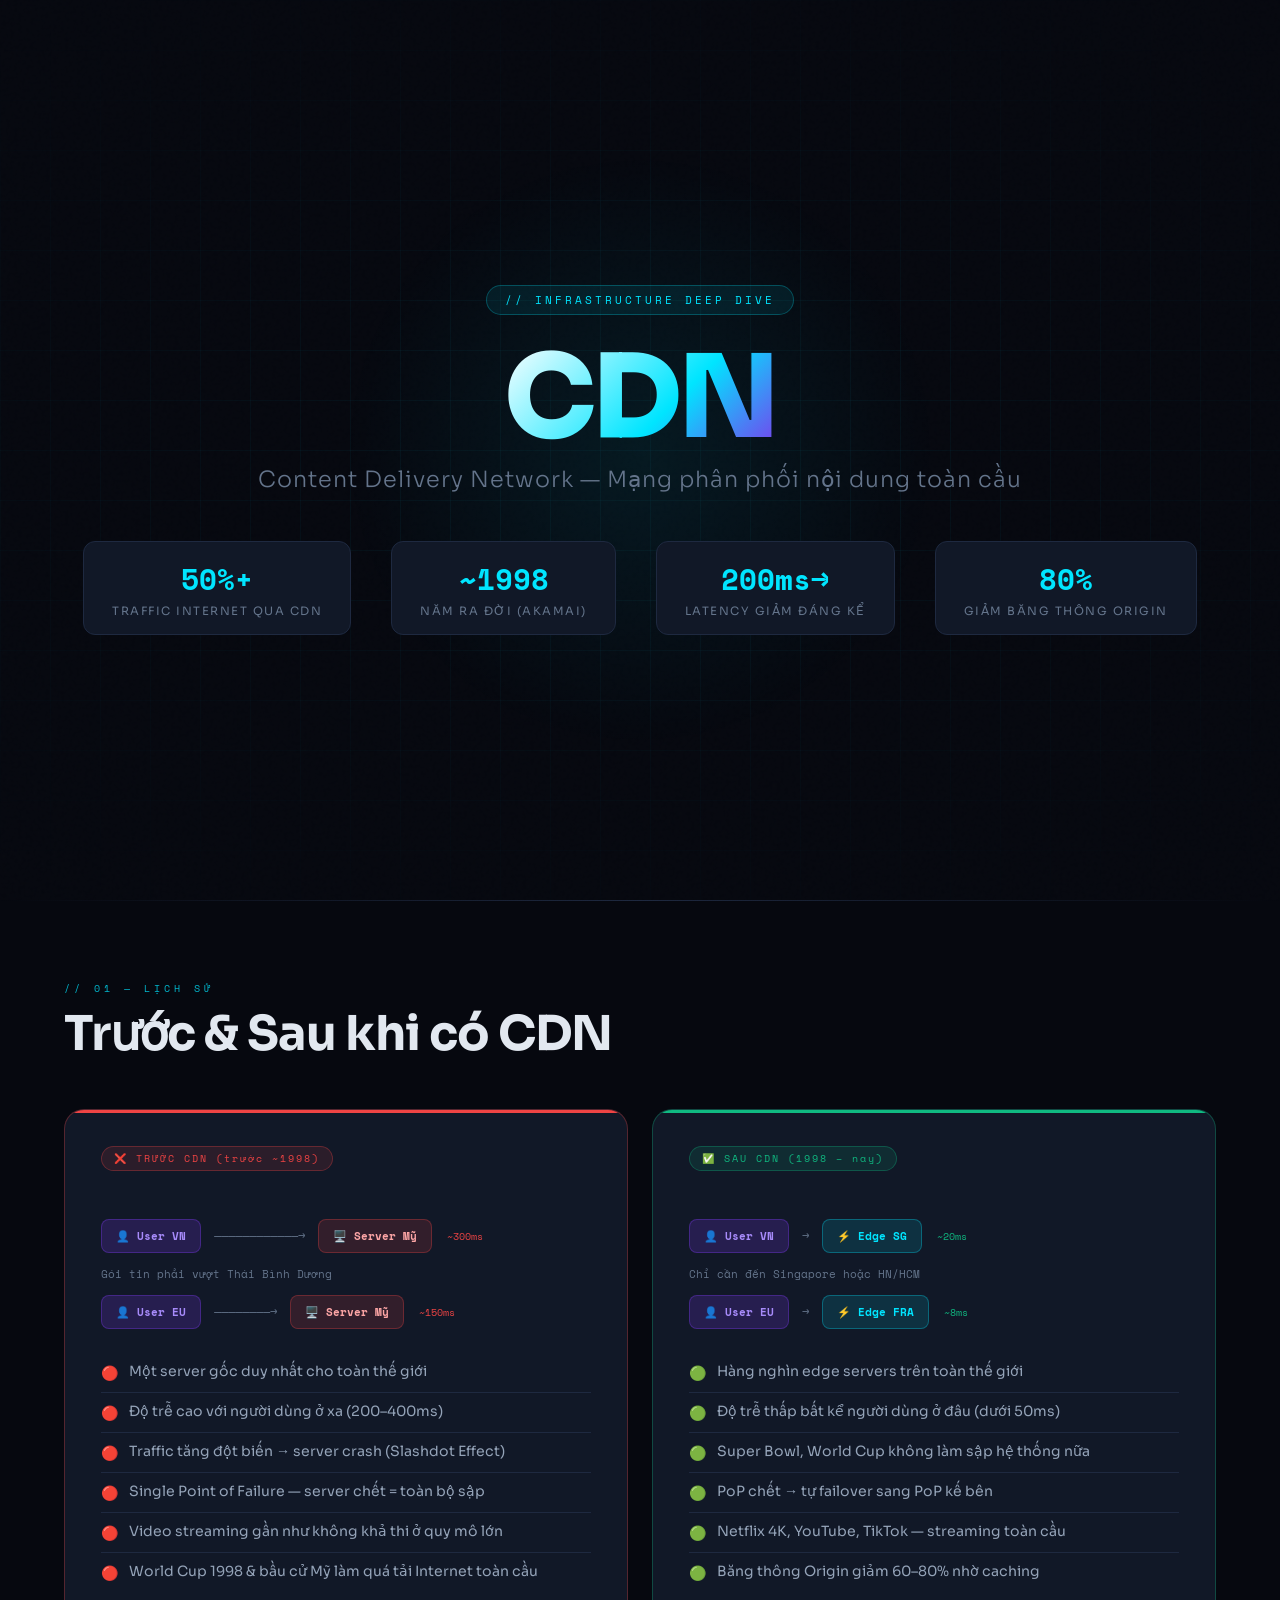
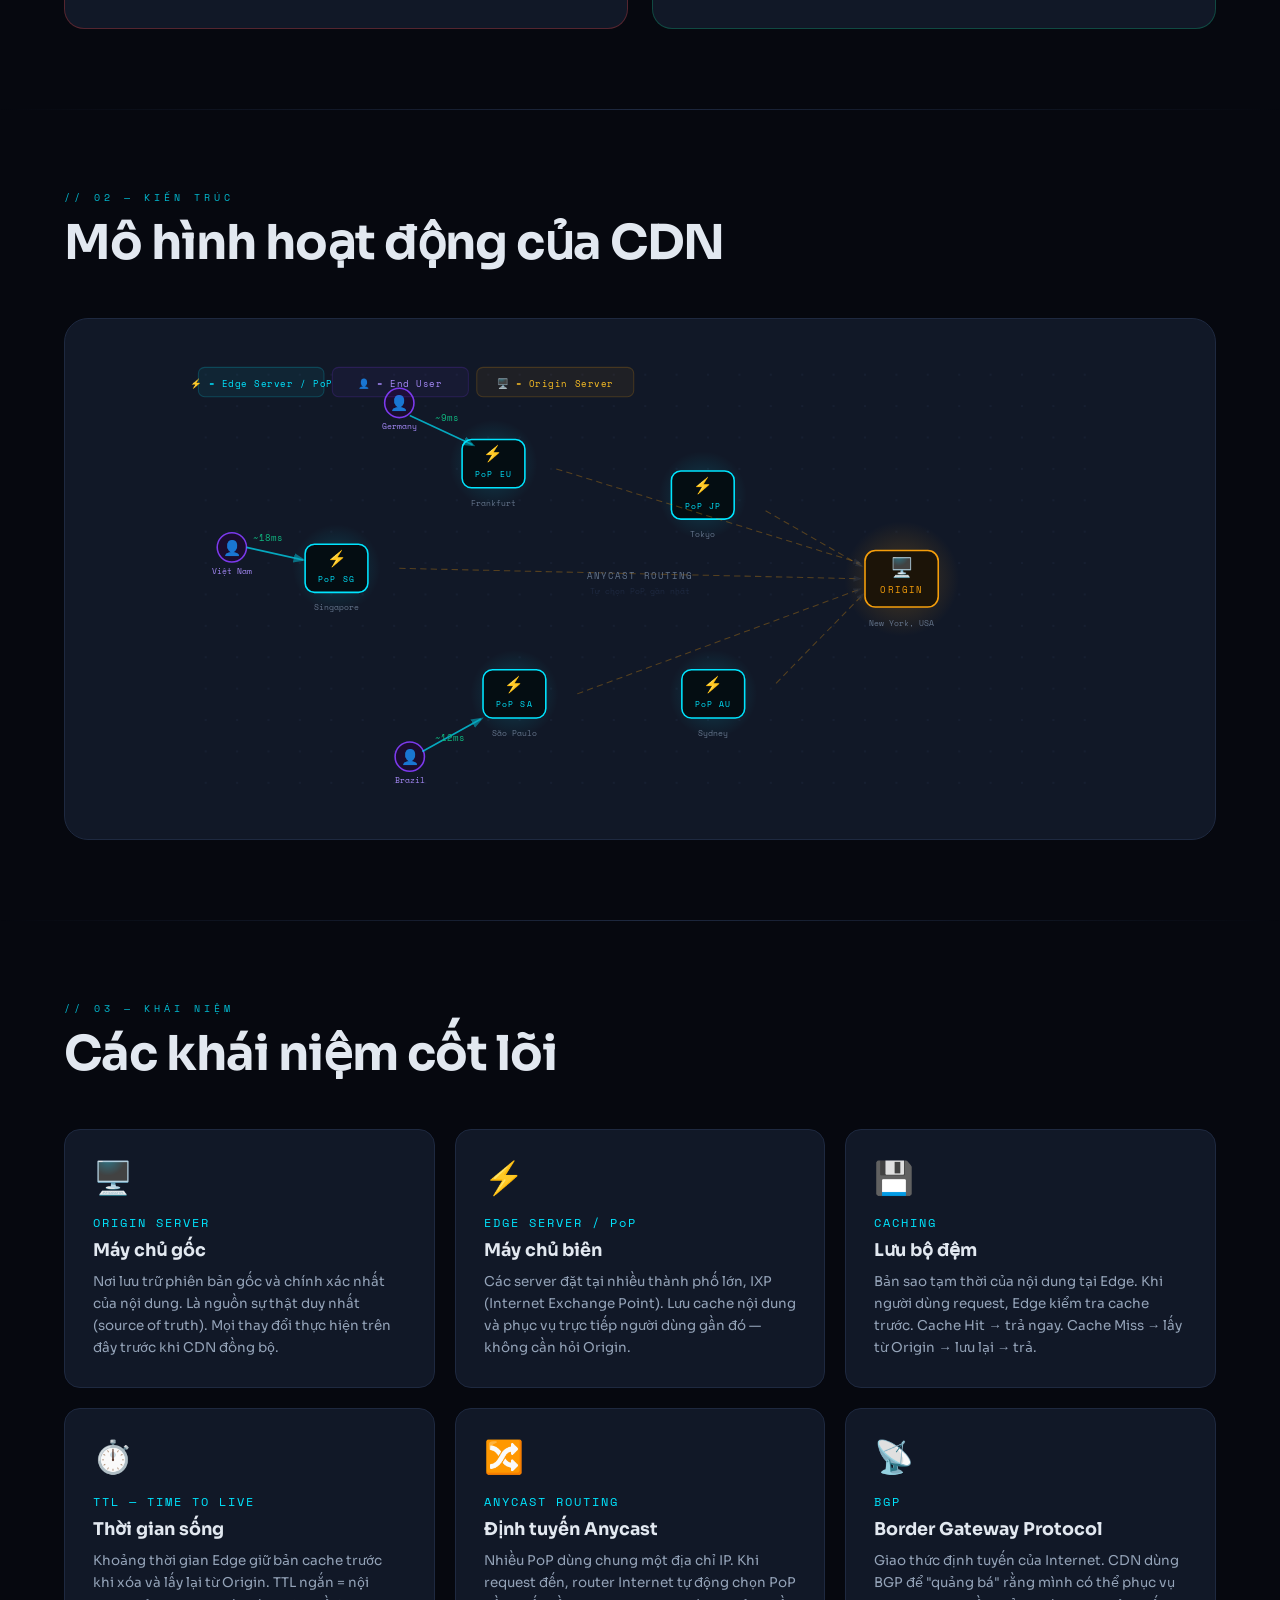
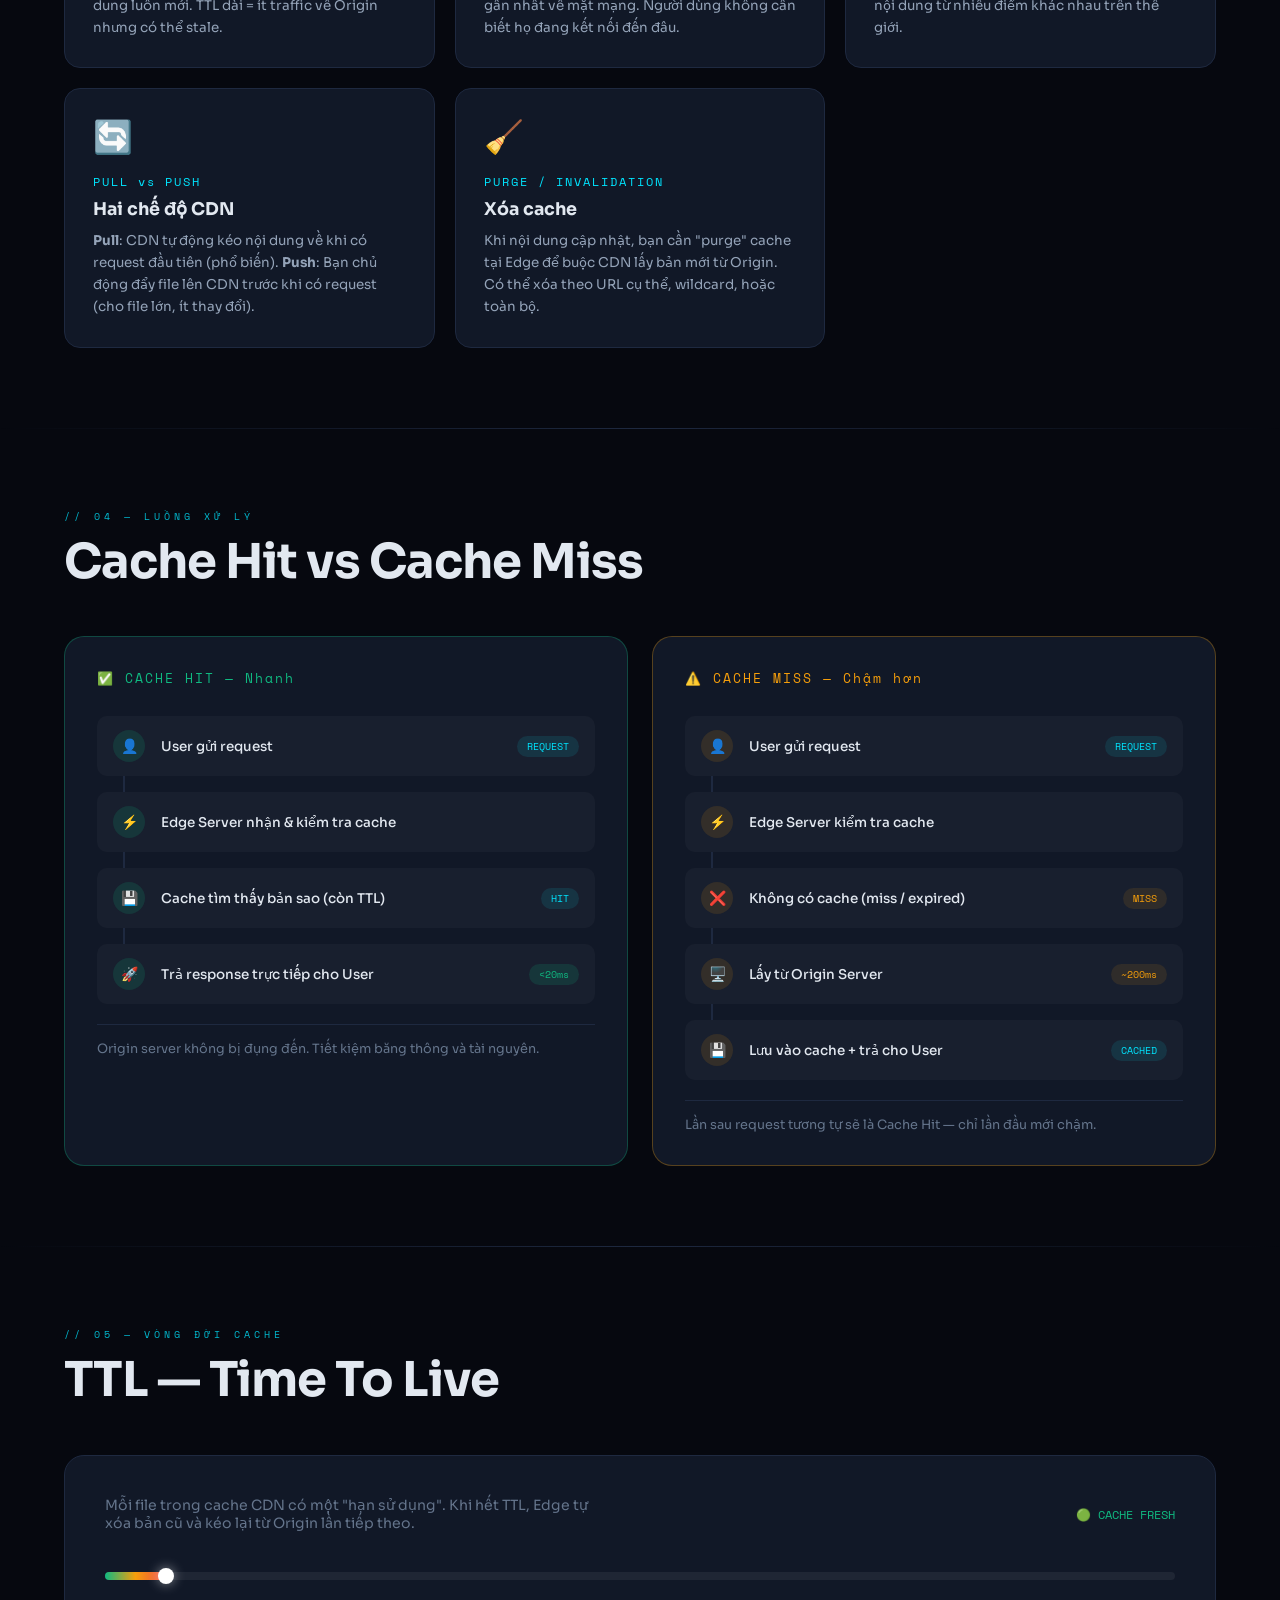
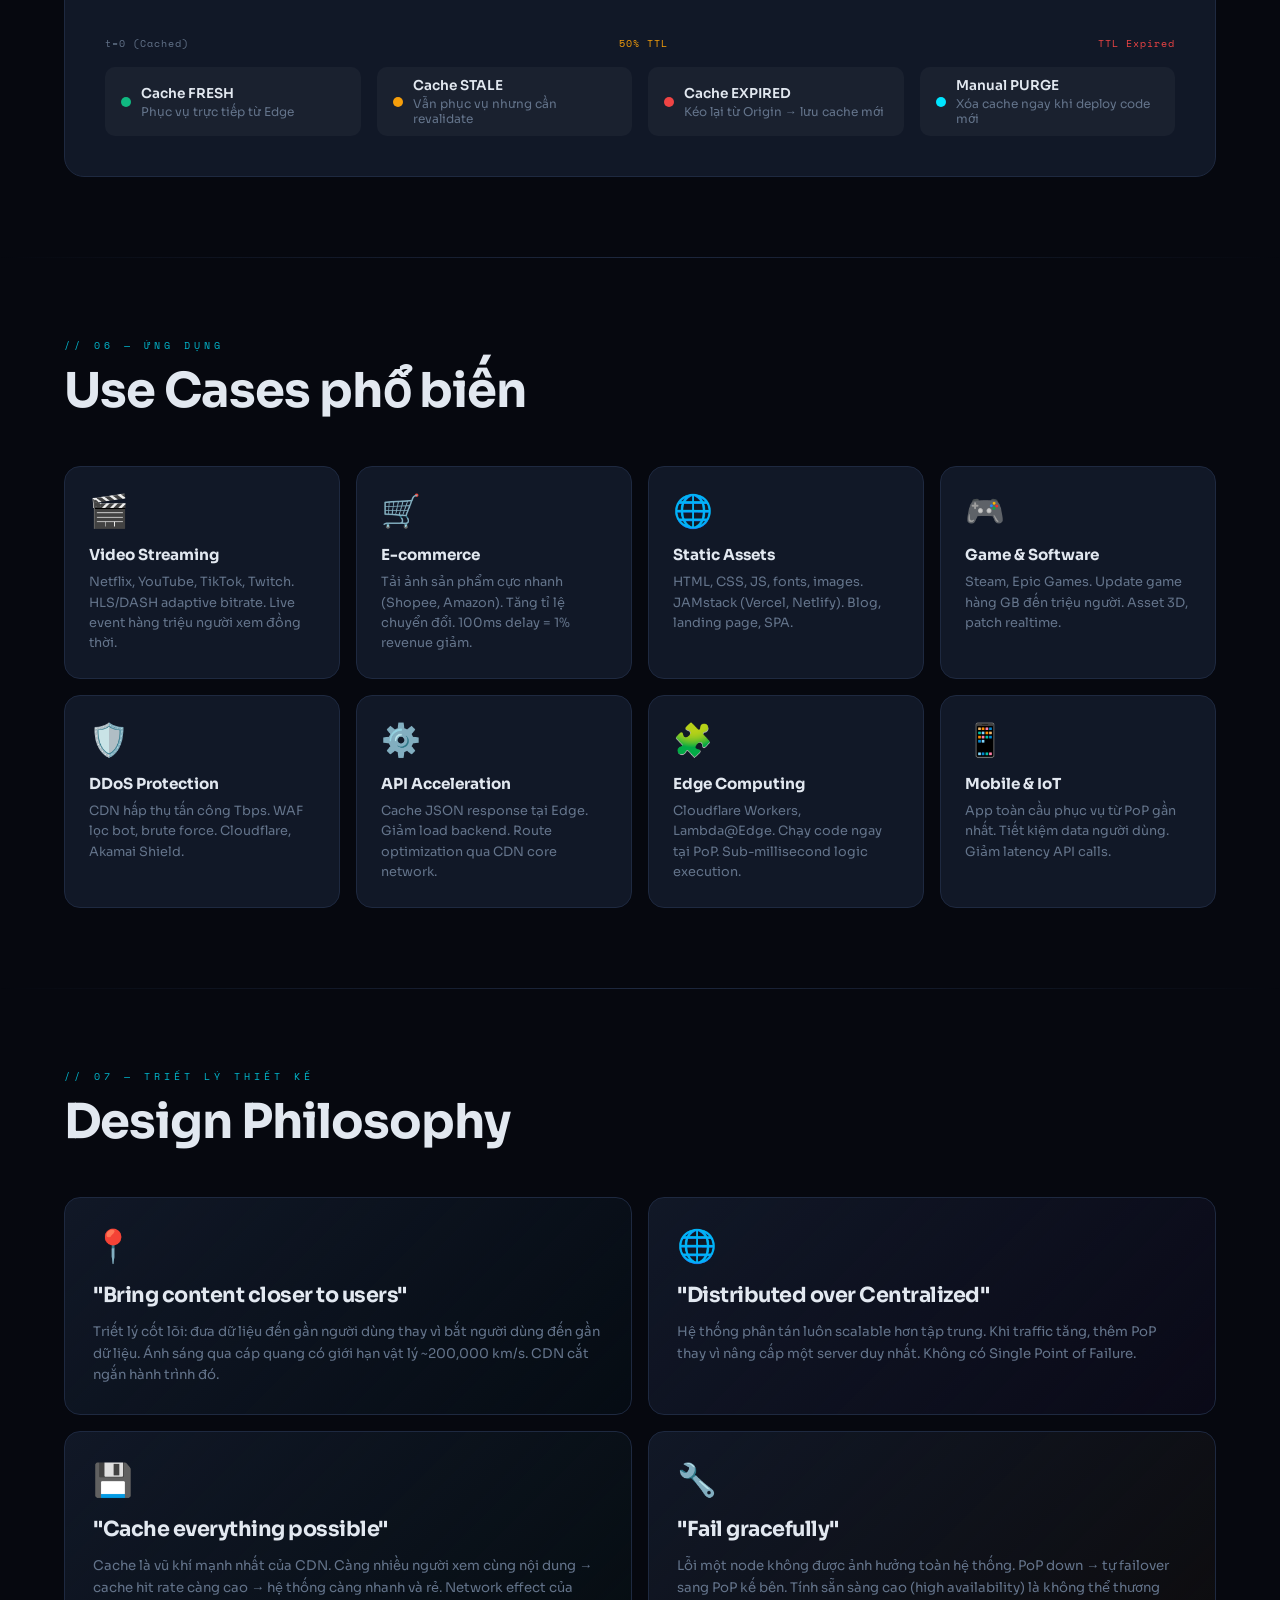
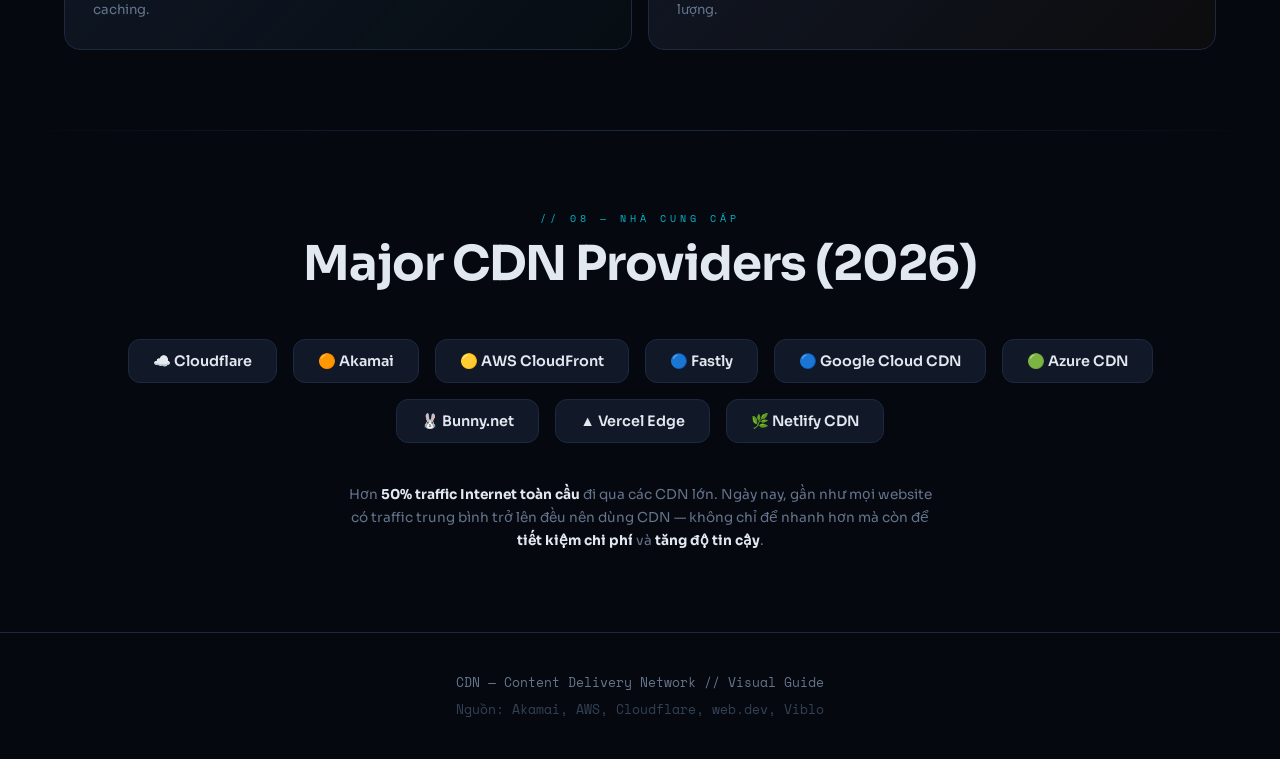
<file: TikTok-Beta/coding/doc/optimization/CDN/summary.html>
<!doctype html>
<html lang="vi">
  <head>
    <meta charset="UTF-8" />
    <meta name="viewport" content="width=device-width, initial-scale=1.0" />
    <title>CDN — Content Delivery Network</title>
    <link
      href="https://fonts.googleapis.com/css2?family=Space+Mono:wght@400;700&family=Sora:wght@300;400;600;700;800&display=swap"
      rel="stylesheet"
    />
    <style>
      :root {
        --bg: #06080f;
        --surface: #0d1117;
        --card: #111827;
        --border: #1e2940;
        --accent: #00e5ff;
        --accent2: #7c3aed;
        --accent3: #f59e0b;
        --green: #10b981;
        --red: #ef4444;
        --text: #e2e8f0;
        --muted: #64748b;
        --glow: rgba(0, 229, 255, 0.15);
      }

      * {
        margin: 0;
        padding: 0;
        box-sizing: border-box;
      }

      body {
        background: var(--bg);
        color: var(--text);
        font-family: "Sora", sans-serif;
        overflow-x: hidden;
      }

      /* ── NOISE OVERLAY ── */
      body::before {
        content: "";
        position: fixed;
        inset: 0;
        background-image: url("data:image/svg+xml,%3Csvg viewBox='0 0 256 256' xmlns='http://www.w3.org/2000/svg'%3E%3Cfilter id='noise'%3E%3CfeTurbulence type='fractalNoise' baseFrequency='0.9' numOctaves='4' stitchTiles='stitch'/%3E%3C/filter%3E%3Crect width='100%25' height='100%25' filter='url(%23noise)' opacity='0.04'/%3E%3C/svg%3E");
        pointer-events: none;
        z-index: 0;
        opacity: 0.4;
      }

      /* ── HERO ── */
      .hero {
        position: relative;
        min-height: 100vh;
        display: flex;
        flex-direction: column;
        align-items: center;
        justify-content: center;
        text-align: center;
        padding: 80px 24px 60px;
        overflow: hidden;
      }

      .hero-grid {
        position: absolute;
        inset: 0;
        background-image:
          linear-gradient(rgba(0, 229, 255, 0.04) 1px, transparent 1px),
          linear-gradient(90deg, rgba(0, 229, 255, 0.04) 1px, transparent 1px);
        background-size: 50px 50px;
        mask-image: radial-gradient(
          ellipse 80% 60% at 50% 50%,
          black 30%,
          transparent 100%
        );
      }

      .hero-glow {
        position: absolute;
        width: 600px;
        height: 600px;
        background: radial-gradient(
          circle,
          rgba(0, 229, 255, 0.08) 0%,
          transparent 70%
        );
        top: 50%;
        left: 50%;
        transform: translate(-50%, -50%);
        pointer-events: none;
      }

      .hero-badge {
        display: inline-block;
        background: rgba(0, 229, 255, 0.08);
        border: 1px solid rgba(0, 229, 255, 0.25);
        color: var(--accent);
        font-family: "Space Mono", monospace;
        font-size: 11px;
        letter-spacing: 3px;
        text-transform: uppercase;
        padding: 6px 18px;
        border-radius: 100px;
        margin-bottom: 28px;
        animation: fadeUp 0.6s ease both;
      }

      .hero h1 {
        font-size: clamp(3.5rem, 9vw, 8rem);
        font-weight: 800;
        line-height: 0.95;
        letter-spacing: -4px;
        background: linear-gradient(
          135deg,
          #ffffff 0%,
          var(--accent) 60%,
          var(--accent2) 100%
        );
        -webkit-background-clip: text;
        -webkit-text-fill-color: transparent;
        background-clip: text;
        margin-bottom: 12px;
        animation: fadeUp 0.6s 0.1s ease both;
      }

      .hero-sub {
        font-size: clamp(1rem, 2.5vw, 1.4rem);
        color: var(--muted);
        font-weight: 300;
        letter-spacing: 1px;
        margin-bottom: 48px;
        animation: fadeUp 0.6s 0.2s ease both;
      }

      .hero-stat-row {
        display: flex;
        gap: 40px;
        justify-content: center;
        flex-wrap: wrap;
        animation: fadeUp 0.6s 0.35s ease both;
      }

      .stat-pill {
        background: var(--card);
        border: 1px solid var(--border);
        border-radius: 12px;
        padding: 16px 28px;
        text-align: center;
      }

      .stat-pill .num {
        font-family: "Space Mono", monospace;
        font-size: 1.8rem;
        color: var(--accent);
        font-weight: 700;
      }

      .stat-pill .label {
        font-size: 0.72rem;
        color: var(--muted);
        text-transform: uppercase;
        letter-spacing: 1.5px;
        margin-top: 4px;
      }

      @keyframes fadeUp {
        from {
          opacity: 0;
          transform: translateY(24px);
        }
        to {
          opacity: 1;
          transform: translateY(0);
        }
      }

      /* ── SECTION ── */
      section {
        position: relative;
        z-index: 1;
        max-width: 1200px;
        margin: 0 auto;
        padding: 80px 24px;
      }

      .section-label {
        font-family: "Space Mono", monospace;
        font-size: 10px;
        letter-spacing: 4px;
        color: var(--accent);
        text-transform: uppercase;
        margin-bottom: 12px;
        opacity: 0.8;
      }

      .section-title {
        font-size: clamp(1.8rem, 4vw, 3rem);
        font-weight: 700;
        letter-spacing: -1px;
        margin-bottom: 48px;
        line-height: 1.1;
      }

      /* ── DIVIDER ── */
      .divider {
        width: 100%;
        height: 1px;
        background: linear-gradient(
          90deg,
          transparent,
          var(--border),
          transparent
        );
        position: relative;
        z-index: 1;
      }

      /* ══════════════════════════════════════
     SECTION 1 — BEFORE / AFTER
  ══════════════════════════════════════ */
      .before-after {
        display: grid;
        grid-template-columns: 1fr 1fr;
        gap: 24px;
      }

      @media (max-width: 700px) {
        .before-after {
          grid-template-columns: 1fr;
        }
      }

      .ba-card {
        background: var(--card);
        border: 1px solid var(--border);
        border-radius: 20px;
        padding: 36px;
        position: relative;
        overflow: hidden;
      }

      .ba-card.before {
        border-color: rgba(239, 68, 68, 0.3);
      }
      .ba-card.after {
        border-color: rgba(16, 185, 129, 0.3);
      }

      .ba-card::before {
        content: "";
        position: absolute;
        top: 0;
        left: 0;
        right: 0;
        height: 3px;
      }
      .ba-card.before::before {
        background: var(--red);
      }
      .ba-card.after::before {
        background: var(--green);
      }

      .ba-tag {
        font-family: "Space Mono", monospace;
        font-size: 10px;
        letter-spacing: 2px;
        padding: 4px 12px;
        border-radius: 100px;
        display: inline-block;
        margin-bottom: 24px;
      }
      .before .ba-tag {
        background: rgba(239, 68, 68, 0.12);
        color: var(--red);
        border: 1px solid rgba(239, 68, 68, 0.3);
      }
      .after .ba-tag {
        background: rgba(16, 185, 129, 0.12);
        color: var(--green);
        border: 1px solid rgba(16, 185, 129, 0.3);
      }

      .ba-diagram {
        margin: 24px 0;
        font-family: "Space Mono", monospace;
        font-size: 12px;
        line-height: 2;
      }

      .node {
        display: inline-flex;
        align-items: center;
        gap: 6px;
        padding: 5px 14px;
        border-radius: 8px;
        font-size: 11px;
        font-weight: 700;
      }
      .node.user {
        background: rgba(124, 58, 237, 0.2);
        color: #a78bfa;
        border: 1px solid rgba(124, 58, 237, 0.35);
      }
      .node.server {
        background: rgba(239, 68, 68, 0.15);
        color: #fca5a5;
        border: 1px solid rgba(239, 68, 68, 0.3);
      }
      .node.edge {
        background: rgba(0, 229, 255, 0.12);
        color: var(--accent);
        border: 1px solid rgba(0, 229, 255, 0.3);
      }
      .node.origin {
        background: rgba(245, 158, 11, 0.12);
        color: #fbbf24;
        border: 1px solid rgba(245, 158, 11, 0.3);
      }

      .arrow {
        color: var(--muted);
        margin: 0 6px;
      }
      .slow {
        color: var(--red);
        font-size: 10px;
        margin-left: 8px;
      }
      .fast {
        color: var(--green);
        font-size: 10px;
        margin-left: 8px;
      }

      .ba-list {
        list-style: none;
      }
      .ba-list li {
        padding: 8px 0;
        font-size: 0.88rem;
        color: #94a3b8;
        border-bottom: 1px solid var(--border);
        display: flex;
        align-items: flex-start;
        gap: 10px;
        line-height: 1.5;
      }
      .ba-list li:last-child {
        border-bottom: none;
      }
      .ba-list li .icon {
        flex-shrink: 0;
        margin-top: 2px;
      }

      /* ══════════════════════════════════════
     SECTION 2 — KEY CONCEPTS
  ══════════════════════════════════════ */
      .concepts-grid {
        display: grid;
        grid-template-columns: repeat(auto-fill, minmax(280px, 1fr));
        gap: 20px;
      }

      .concept-card {
        background: var(--card);
        border: 1px solid var(--border);
        border-radius: 16px;
        padding: 28px;
        position: relative;
        transition:
          border-color 0.25s,
          transform 0.25s;
        cursor: default;
      }

      .concept-card:hover {
        border-color: rgba(0, 229, 255, 0.35);
        transform: translateY(-4px);
      }

      .concept-icon {
        font-size: 2rem;
        margin-bottom: 16px;
        display: block;
      }

      .concept-term {
        font-family: "Space Mono", monospace;
        font-size: 0.75rem;
        color: var(--accent);
        letter-spacing: 2px;
        margin-bottom: 8px;
      }

      .concept-card h3 {
        font-size: 1.1rem;
        font-weight: 700;
        margin-bottom: 10px;
      }

      .concept-card p {
        font-size: 0.84rem;
        color: #94a3b8;
        line-height: 1.65;
      }

      /* ══════════════════════════════════════
     SECTION 3 — NETWORK DIAGRAM
  ══════════════════════════════════════ */
      .diagram-wrap {
        background: var(--card);
        border: 1px solid var(--border);
        border-radius: 24px;
        padding: 40px;
        overflow-x: auto;
      }

      .network-svg {
        width: 100%;
        max-width: 900px;
        margin: 0 auto;
        display: block;
      }

      /* ══════════════════════════════════════
     SECTION 4 — CACHE HIT / MISS FLOW
  ══════════════════════════════════════ */
      .flow-grid {
        display: grid;
        grid-template-columns: 1fr 1fr;
        gap: 24px;
      }

      @media (max-width: 700px) {
        .flow-grid {
          grid-template-columns: 1fr;
        }
      }

      .flow-card {
        background: var(--card);
        border: 1px solid var(--border);
        border-radius: 20px;
        padding: 32px;
      }

      .flow-card.hit {
        border-color: rgba(16, 185, 129, 0.3);
      }
      .flow-card.miss {
        border-color: rgba(245, 158, 11, 0.3);
      }

      .flow-title {
        font-family: "Space Mono", monospace;
        font-size: 0.8rem;
        letter-spacing: 2px;
        margin-bottom: 28px;
      }
      .hit .flow-title {
        color: var(--green);
      }
      .miss .flow-title {
        color: var(--accent3);
      }

      .flow-steps {
        display: flex;
        flex-direction: column;
        gap: 0;
      }

      .flow-step {
        display: flex;
        align-items: center;
        gap: 16px;
        padding: 14px 16px;
        background: rgba(255, 255, 255, 0.03);
        border-radius: 10px;
        font-size: 0.84rem;
        font-weight: 500;
        position: relative;
      }

      .flow-step-connector {
        width: 2px;
        height: 16px;
        margin-left: 26px;
        background: var(--border);
      }

      .flow-icon {
        width: 32px;
        height: 32px;
        border-radius: 50%;
        display: flex;
        align-items: center;
        justify-content: center;
        font-size: 14px;
        flex-shrink: 0;
      }

      .hit .flow-icon {
        background: rgba(16, 185, 129, 0.15);
      }
      .miss .flow-icon {
        background: rgba(245, 158, 11, 0.12);
      }

      .flow-step .badge {
        margin-left: auto;
        font-family: "Space Mono", monospace;
        font-size: 10px;
        padding: 3px 10px;
        border-radius: 100px;
      }

      .badge.fast {
        background: rgba(16, 185, 129, 0.15);
        color: var(--green);
      }
      .badge.slow {
        background: rgba(245, 158, 11, 0.1);
        color: var(--accent3);
      }
      .badge.cached {
        background: rgba(0, 229, 255, 0.1);
        color: var(--accent);
      }

      /* ══════════════════════════════════════
     SECTION 5 — USE CASES
  ══════════════════════════════════════ */
      .usecases-grid {
        display: grid;
        grid-template-columns: repeat(auto-fill, minmax(220px, 1fr));
        gap: 16px;
      }

      .uc-card {
        background: var(--card);
        border: 1px solid var(--border);
        border-radius: 16px;
        padding: 24px;
        transition:
          border-color 0.25s,
          transform 0.25s;
        position: relative;
        overflow: hidden;
      }

      .uc-card:hover {
        border-color: rgba(0, 229, 255, 0.3);
        transform: translateY(-3px);
      }

      .uc-card::after {
        content: "";
        position: absolute;
        bottom: 0;
        left: 0;
        right: 0;
        height: 2px;
        background: var(--accent-color, var(--accent));
        transform: scaleX(0);
        transition: transform 0.3s;
        transform-origin: left;
      }

      .uc-card:hover::after {
        transform: scaleX(1);
      }

      .uc-emoji {
        font-size: 2rem;
        margin-bottom: 14px;
        display: block;
      }
      .uc-card h3 {
        font-size: 0.95rem;
        font-weight: 700;
        margin-bottom: 8px;
      }
      .uc-card p {
        font-size: 0.8rem;
        color: var(--muted);
        line-height: 1.6;
      }

      /* ══════════════════════════════════════
     SECTION 6 — DESIGN PHILOSOPHY
  ══════════════════════════════════════ */
      .philosophy-grid {
        display: grid;
        grid-template-columns: repeat(2, 1fr);
        gap: 16px;
      }

      @media (max-width: 600px) {
        .philosophy-grid {
          grid-template-columns: 1fr;
        }
      }

      .phi-card {
        border: 1px solid var(--border);
        border-radius: 16px;
        padding: 28px;
        position: relative;
        overflow: hidden;
        background: linear-gradient(
          135deg,
          var(--card) 0%,
          rgba(0, 229, 255, 0.02) 100%
        );
      }

      .phi-card:nth-child(2) {
        background: linear-gradient(
          135deg,
          var(--card) 0%,
          rgba(124, 58, 237, 0.04) 100%
        );
      }
      .phi-card:nth-child(3) {
        background: linear-gradient(
          135deg,
          var(--card) 0%,
          rgba(16, 185, 129, 0.03) 100%
        );
      }
      .phi-card:nth-child(4) {
        background: linear-gradient(
          135deg,
          var(--card) 0%,
          rgba(245, 158, 11, 0.03) 100%
        );
      }

      .phi-quote {
        font-size: 1.3rem;
        font-weight: 700;
        line-height: 1.3;
        margin-bottom: 12px;
        letter-spacing: -0.5px;
      }

      .phi-desc {
        font-size: 0.83rem;
        color: var(--muted);
        line-height: 1.65;
      }

      /* ══════════════════════════════════════
     SECTION 7 — TTL TIMELINE
  ══════════════════════════════════════ */
      .ttl-bar-wrap {
        background: var(--card);
        border: 1px solid var(--border);
        border-radius: 20px;
        padding: 40px;
      }

      .ttl-track {
        position: relative;
        height: 8px;
        background: rgba(255, 255, 255, 0.06);
        border-radius: 100px;
        margin: 40px 0 56px;
      }

      .ttl-fill {
        height: 100%;
        border-radius: 100px;
        background: linear-gradient(
          90deg,
          var(--green),
          var(--accent3),
          var(--red)
        );
        width: 0;
        transition: width 1.5s cubic-bezier(0.34, 1.56, 0.64, 1);
      }

      .ttl-pointer {
        position: absolute;
        top: -4px;
        width: 16px;
        height: 16px;
        border-radius: 50%;
        background: white;
        box-shadow: 0 0 12px rgba(255, 255, 255, 0.5);
        transform: translateX(-50%);
        transition: left 1.5s cubic-bezier(0.34, 1.56, 0.64, 1);
      }

      .ttl-labels {
        display: flex;
        justify-content: space-between;
        margin-top: 10px;
      }

      .ttl-label {
        font-family: "Space Mono", monospace;
        font-size: 10px;
        color: var(--muted);
        letter-spacing: 1px;
      }

      .ttl-events {
        display: flex;
        gap: 16px;
        flex-wrap: wrap;
        margin-top: 16px;
      }

      .ttl-event {
        display: flex;
        align-items: center;
        gap: 10px;
        background: rgba(255, 255, 255, 0.04);
        border-radius: 10px;
        padding: 10px 16px;
        font-size: 0.82rem;
        flex: 1;
        min-width: 180px;
      }

      .ttl-dot {
        width: 10px;
        height: 10px;
        border-radius: 50%;
        flex-shrink: 0;
      }

      /* ══════════════════════════════════════
     CDN PROVIDERS
  ══════════════════════════════════════ */
      .providers-row {
        display: flex;
        gap: 16px;
        flex-wrap: wrap;
        justify-content: center;
      }

      .provider-chip {
        background: var(--card);
        border: 1px solid var(--border);
        border-radius: 12px;
        padding: 12px 24px;
        font-weight: 600;
        font-size: 0.9rem;
        transition:
          border-color 0.25s,
          background 0.25s;
        cursor: default;
      }

      .provider-chip:hover {
        border-color: rgba(0, 229, 255, 0.4);
        background: rgba(0, 229, 255, 0.05);
      }

      /* ══════════════════════════════════════
     FOOTER
  ══════════════════════════════════════ */
      footer {
        text-align: center;
        padding: 40px 24px;
        color: var(--muted);
        font-size: 0.8rem;
        font-family: "Space Mono", monospace;
        border-top: 1px solid var(--border);
        position: relative;
        z-index: 1;
      }

      /* SCROLL REVEAL */
      .reveal {
        opacity: 0;
        transform: translateY(32px);
        transition:
          opacity 0.6s ease,
          transform 0.6s ease;
      }
      .reveal.visible {
        opacity: 1;
        transform: none;
      }

      /* PULSE ANIMATION for nodes */
      @keyframes pulse-ring {
        0% {
          transform: scale(1);
          opacity: 0.6;
        }
        100% {
          transform: scale(2.2);
          opacity: 0;
        }
      }

      .pulse-dot {
        position: relative;
        display: inline-block;
      }

      .pulse-dot::after {
        content: "";
        position: absolute;
        inset: -4px;
        border-radius: 50%;
        border: 2px solid var(--accent);
        animation: pulse-ring 2s infinite;
      }
    </style>
  </head>
  <body>
    <!-- ══════ HERO ══════ -->
    <div class="hero">
      <div class="hero-grid"></div>
      <div class="hero-glow"></div>

      <span class="hero-badge">// Infrastructure Deep Dive</span>
      <h1>CDN</h1>
      <p class="hero-sub">
        Content Delivery Network — Mạng phân phối nội dung toàn cầu
      </p>

      <div class="hero-stat-row">
        <div class="stat-pill">
          <div class="num">50%+</div>
          <div class="label">Traffic Internet qua CDN</div>
        </div>
        <div class="stat-pill">
          <div class="num">~1998</div>
          <div class="label">Năm ra đời (Akamai)</div>
        </div>
        <div class="stat-pill">
          <div class="num">200ms→</div>
          <div class="label">Latency giảm đáng kể</div>
        </div>
        <div class="stat-pill">
          <div class="num">80%</div>
          <div class="label">Giảm băng thông Origin</div>
        </div>
      </div>
    </div>

    <div class="divider"></div>

    <!-- ══════ BEFORE / AFTER ══════ -->
    <section>
      <p class="section-label">// 01 — Lịch sử</p>
      <h2 class="section-title reveal">Trước & Sau khi có CDN</h2>

      <div class="before-after reveal">
        <div class="ba-card before">
          <span class="ba-tag">❌ TRƯỚC CDN (trước ~1998)</span>

          <div class="ba-diagram">
            <div style="margin-bottom: 10px">
              <span class="node user">👤 User VN</span>
              <span class="arrow">————————————→</span>
              <span class="node server">🖥️ Server Mỹ</span>
              <span class="slow">~300ms</span>
            </div>
            <div
              style="font-size: 11px; color: var(--muted); margin-bottom: 10px"
            >
              Gói tin phải vượt Thái Bình Dương
            </div>
            <div>
              <span class="node user">👤 User EU</span>
              <span class="arrow">————————→</span>
              <span class="node server">🖥️ Server Mỹ</span>
              <span class="slow">~150ms</span>
            </div>
          </div>

          <ul class="ba-list">
            <li>
              <span class="icon">🔴</span> Một server gốc duy nhất cho toàn thế
              giới
            </li>
            <li>
              <span class="icon">🔴</span> Độ trễ cao với người dùng ở xa
              (200–400ms)
            </li>
            <li>
              <span class="icon">🔴</span> Traffic tăng đột biến → server crash
              (Slashdot Effect)
            </li>
            <li>
              <span class="icon">🔴</span> Single Point of Failure — server chết
              = toàn bộ sập
            </li>
            <li>
              <span class="icon">🔴</span> Video streaming gần như không khả thi
              ở quy mô lớn
            </li>
            <li>
              <span class="icon">🔴</span> World Cup 1998 & bầu cử Mỹ làm quá
              tải Internet toàn cầu
            </li>
          </ul>
        </div>

        <div class="ba-card after">
          <span class="ba-tag">✅ SAU CDN (1998 – nay)</span>

          <div class="ba-diagram">
            <div style="margin-bottom: 10px">
              <span class="node user">👤 User VN</span>
              <span class="arrow">→</span>
              <span class="node edge">⚡ Edge SG</span>
              <span class="fast">~20ms</span>
            </div>
            <div
              style="font-size: 11px; color: var(--muted); margin-bottom: 10px"
            >
              Chỉ cần đến Singapore hoặc HN/HCM
            </div>
            <div>
              <span class="node user">👤 User EU</span>
              <span class="arrow">→</span>
              <span class="node edge">⚡ Edge FRA</span>
              <span class="fast">~8ms</span>
            </div>
          </div>

          <ul class="ba-list">
            <li>
              <span class="icon">🟢</span> Hàng nghìn edge servers trên toàn thế
              giới
            </li>
            <li>
              <span class="icon">🟢</span> Độ trễ thấp bất kể người dùng ở đâu
              (dưới 50ms)
            </li>
            <li>
              <span class="icon">🟢</span> Super Bowl, World Cup không làm sập
              hệ thống nữa
            </li>
            <li>
              <span class="icon">🟢</span> PoP chết → tự failover sang PoP kế
              bên
            </li>
            <li>
              <span class="icon">🟢</span> Netflix 4K, YouTube, TikTok —
              streaming toàn cầu
            </li>
            <li>
              <span class="icon">🟢</span> Băng thông Origin giảm 60–80% nhờ
              caching
            </li>
          </ul>
        </div>
      </div>
    </section>

    <div class="divider"></div>

    <!-- ══════ NETWORK DIAGRAM ══════ -->
    <section>
      <p class="section-label">// 02 — Kiến trúc</p>
      <h2 class="section-title reveal">Mô hình hoạt động của CDN</h2>

      <div class="diagram-wrap reveal">
        <svg
          class="network-svg"
          viewBox="0 0 860 420"
          xmlns="http://www.w3.org/2000/svg"
          font-family="Space Mono, monospace"
        >
          <defs>
            <marker
              id="arr"
              markerWidth="8"
              markerHeight="8"
              refX="6"
              refY="3"
              orient="auto"
            >
              <path d="M0,0 L0,6 L8,3 z" fill="#00e5ff" opacity="0.6" />
            </marker>
            <marker
              id="arr2"
              markerWidth="8"
              markerHeight="8"
              refX="6"
              refY="3"
              orient="auto"
            >
              <path d="M0,0 L0,6 L8,3 z" fill="#64748b" opacity="0.5" />
            </marker>
            <radialGradient id="originGlow" cx="50%" cy="50%" r="50%">
              <stop offset="0%" stop-color="#f59e0b" stop-opacity="0.25" />
              <stop offset="100%" stop-color="#f59e0b" stop-opacity="0" />
            </radialGradient>
            <radialGradient id="edgeGlow" cx="50%" cy="50%" r="50%">
              <stop offset="0%" stop-color="#00e5ff" stop-opacity="0.2" />
              <stop offset="100%" stop-color="#00e5ff" stop-opacity="0" />
            </radialGradient>
            <filter id="glow">
              <feGaussianBlur stdDeviation="3" result="blur" />
              <feComposite in="SourceGraphic" in2="blur" operator="over" />
            </filter>
          </defs>

          <!-- Background grid dots -->
          <pattern
            id="dots"
            x="0"
            y="0"
            width="30"
            height="30"
            patternUnits="userSpaceOnUse"
          >
            <circle cx="15" cy="15" r="1" fill="#1e2940" />
          </pattern>
          <rect width="860" height="420" fill="url(#dots)" opacity="0.5" />

          <!-- ORIGIN SERVER (center-right) -->
          <ellipse cx="680" cy="210" rx="55" ry="55" fill="url(#originGlow)" />
          <rect
            x="645"
            y="183"
            width="70"
            height="54"
            rx="10"
            fill="#1c1408"
            stroke="#f59e0b"
            stroke-width="1.5"
          />
          <text
            x="680"
            y="205"
            text-anchor="middle"
            fill="#fbbf24"
            font-size="18"
          >
            🖥️
          </text>
          <text
            x="680"
            y="224"
            text-anchor="middle"
            fill="#f59e0b"
            font-size="9"
            letter-spacing="1"
          >
            ORIGIN
          </text>
          <text
            x="680"
            y="255"
            text-anchor="middle"
            fill="#64748b"
            font-size="8"
          >
            New York, USA
          </text>

          <!-- EDGE Servers -->
          <!-- PoP 1: Singapore -->
          <ellipse cx="140" cy="200" rx="42" ry="42" fill="url(#edgeGlow)" />
          <rect
            x="110"
            y="177"
            width="60"
            height="46"
            rx="9"
            fill="#040d12"
            stroke="#00e5ff"
            stroke-width="1.5"
          />
          <text
            x="140"
            y="196"
            text-anchor="middle"
            fill="#00e5ff"
            font-size="15"
          >
            ⚡
          </text>
          <text
            x="140"
            y="213"
            text-anchor="middle"
            fill="#00e5ff"
            font-size="8"
            letter-spacing="1"
          >
            PoP SG
          </text>
          <text
            x="140"
            y="240"
            text-anchor="middle"
            fill="#64748b"
            font-size="7.5"
          >
            Singapore
          </text>

          <!-- PoP 2: Frankfurt -->
          <ellipse cx="290" cy="100" rx="42" ry="42" fill="url(#edgeGlow)" />
          <rect
            x="260"
            y="77"
            width="60"
            height="46"
            rx="9"
            fill="#040d12"
            stroke="#00e5ff"
            stroke-width="1.5"
          />
          <text
            x="290"
            y="96"
            text-anchor="middle"
            fill="#00e5ff"
            font-size="15"
          >
            ⚡
          </text>
          <text
            x="290"
            y="113"
            text-anchor="middle"
            fill="#00e5ff"
            font-size="8"
            letter-spacing="1"
          >
            PoP EU
          </text>
          <text
            x="290"
            y="140"
            text-anchor="middle"
            fill="#64748b"
            font-size="7.5"
          >
            Frankfurt
          </text>

          <!-- PoP 3: São Paulo -->
          <ellipse cx="310" cy="320" rx="42" ry="42" fill="url(#edgeGlow)" />
          <rect
            x="280"
            y="297"
            width="60"
            height="46"
            rx="9"
            fill="#040d12"
            stroke="#00e5ff"
            stroke-width="1.5"
          />
          <text
            x="310"
            y="316"
            text-anchor="middle"
            fill="#00e5ff"
            font-size="15"
          >
            ⚡
          </text>
          <text
            x="310"
            y="333"
            text-anchor="middle"
            fill="#00e5ff"
            font-size="8"
            letter-spacing="1"
          >
            PoP SA
          </text>
          <text
            x="310"
            y="360"
            text-anchor="middle"
            fill="#64748b"
            font-size="7.5"
          >
            São Paulo
          </text>

          <!-- PoP 4: Tokyo -->
          <ellipse cx="490" cy="130" rx="42" ry="42" fill="url(#edgeGlow)" />
          <rect
            x="460"
            y="107"
            width="60"
            height="46"
            rx="9"
            fill="#040d12"
            stroke="#00e5ff"
            stroke-width="1.5"
          />
          <text
            x="490"
            y="126"
            text-anchor="middle"
            fill="#00e5ff"
            font-size="15"
          >
            ⚡
          </text>
          <text
            x="490"
            y="143"
            text-anchor="middle"
            fill="#00e5ff"
            font-size="8"
            letter-spacing="1"
          >
            PoP JP
          </text>
          <text
            x="490"
            y="170"
            text-anchor="middle"
            fill="#64748b"
            font-size="7.5"
          >
            Tokyo
          </text>

          <!-- PoP 5: Sydney -->
          <ellipse cx="500" cy="320" rx="42" ry="42" fill="url(#edgeGlow)" />
          <rect
            x="470"
            y="297"
            width="60"
            height="46"
            rx="9"
            fill="#040d12"
            stroke="#00e5ff"
            stroke-width="1.5"
          />
          <text
            x="500"
            y="316"
            text-anchor="middle"
            fill="#00e5ff"
            font-size="15"
          >
            ⚡
          </text>
          <text
            x="500"
            y="333"
            text-anchor="middle"
            fill="#00e5ff"
            font-size="8"
            letter-spacing="1"
          >
            PoP AU
          </text>
          <text
            x="500"
            y="360"
            text-anchor="middle"
            fill="#64748b"
            font-size="7.5"
          >
            Sydney
          </text>

          <!-- Connections: Edge → Origin -->
          <line
            x1="200"
            y1="200"
            x2="640"
            y2="210"
            stroke="#f59e0b"
            stroke-width="1"
            stroke-dasharray="6,4"
            opacity="0.3"
            marker-end="url(#arr2)"
          />
          <line
            x1="350"
            y1="105"
            x2="640"
            y2="195"
            stroke="#f59e0b"
            stroke-width="1"
            stroke-dasharray="6,4"
            opacity="0.3"
            marker-end="url(#arr2)"
          />
          <line
            x1="370"
            y1="320"
            x2="640"
            y2="220"
            stroke="#f59e0b"
            stroke-width="1"
            stroke-dasharray="6,4"
            opacity="0.3"
            marker-end="url(#arr2)"
          />
          <line
            x1="550"
            y1="145"
            x2="642"
            y2="198"
            stroke="#f59e0b"
            stroke-width="1"
            stroke-dasharray="6,4"
            opacity="0.3"
            marker-end="url(#arr2)"
          />
          <line
            x1="560"
            y1="310"
            x2="643"
            y2="225"
            stroke="#f59e0b"
            stroke-width="1"
            stroke-dasharray="6,4"
            opacity="0.3"
            marker-end="url(#arr2)"
          />

          <!-- USERS -->
          <!-- User 1 near SG -->
          <circle
            cx="40"
            cy="180"
            r="14"
            fill="#1a0d2e"
            stroke="#7c3aed"
            stroke-width="1.5"
          />
          <text x="40" y="185" text-anchor="middle" font-size="14">👤</text>
          <text
            x="40"
            y="205"
            text-anchor="middle"
            fill="#a78bfa"
            font-size="7.5"
          >
            Việt Nam
          </text>
          <line
            x1="54"
            y1="180"
            x2="108"
            y2="192"
            stroke="#00e5ff"
            stroke-width="1.5"
            marker-end="url(#arr)"
            opacity="0.7"
          />
          <text
            x="75"
            y="174"
            fill="#10b981"
            font-size="9"
            text-anchor="middle"
          >
            ~18ms
          </text>

          <!-- User 2 near EU -->
          <circle
            cx="200"
            cy="42"
            r="14"
            fill="#1a0d2e"
            stroke="#7c3aed"
            stroke-width="1.5"
          />
          <text x="200" y="47" text-anchor="middle" font-size="14">👤</text>
          <text
            x="200"
            y="67"
            text-anchor="middle"
            fill="#a78bfa"
            font-size="7.5"
          >
            Germany
          </text>
          <line
            x1="210"
            y1="54"
            x2="270"
            y2="82"
            stroke="#00e5ff"
            stroke-width="1.5"
            marker-end="url(#arr)"
            opacity="0.7"
          />
          <text
            x="246"
            y="59"
            fill="#10b981"
            font-size="9"
            text-anchor="middle"
          >
            ~9ms
          </text>

          <!-- User 3 near SA -->
          <circle
            cx="210"
            cy="380"
            r="14"
            fill="#1a0d2e"
            stroke="#7c3aed"
            stroke-width="1.5"
          />
          <text x="210" y="385" text-anchor="middle" font-size="14">👤</text>
          <text
            x="210"
            y="405"
            text-anchor="middle"
            fill="#a78bfa"
            font-size="7.5"
          >
            Brazil
          </text>
          <line
            x1="222"
            y1="375"
            x2="278"
            y2="344"
            stroke="#00e5ff"
            stroke-width="1.5"
            marker-end="url(#arr)"
            opacity="0.7"
          />
          <text
            x="248"
            y="365"
            fill="#10b981"
            font-size="9"
            text-anchor="middle"
          >
            ~12ms
          </text>

          <!-- Labels -->
          <rect
            x="8"
            y="8"
            width="120"
            height="28"
            rx="6"
            fill="rgba(0,229,255,0.06)"
            stroke="rgba(0,229,255,0.2)"
            stroke-width="1"
          />
          <text
            x="68"
            y="27"
            text-anchor="middle"
            fill="#00e5ff"
            font-size="9"
            letter-spacing="0.5"
          >
            ⚡ = Edge Server / PoP
          </text>

          <rect
            x="136"
            y="8"
            width="130"
            height="28"
            rx="6"
            fill="rgba(124,58,237,0.06)"
            stroke="rgba(124,58,237,0.2)"
            stroke-width="1"
          />
          <text
            x="201"
            y="27"
            text-anchor="middle"
            fill="#a78bfa"
            font-size="9"
            letter-spacing="0.5"
          >
            👤 = End User
          </text>

          <rect
            x="274"
            y="8"
            width="150"
            height="28"
            rx="6"
            fill="rgba(245,158,11,0.06)"
            stroke="rgba(245,158,11,0.2)"
            stroke-width="1"
          />
          <text
            x="349"
            y="27"
            text-anchor="middle"
            fill="#fbbf24"
            font-size="9"
            letter-spacing="0.5"
          >
            🖥️ = Origin Server
          </text>

          <!-- Anycast label -->
          <text
            x="430"
            y="210"
            text-anchor="middle"
            fill="#64748b"
            font-size="9"
            letter-spacing="1"
          >
            ANYCAST ROUTING
          </text>
          <text
            x="430"
            y="225"
            text-anchor="middle"
            fill="#1e2940"
            font-size="8"
          >
            Tự chọn PoP gần nhất
          </text>
        </svg>
      </div>
    </section>

    <div class="divider"></div>

    <!-- ══════ KEY CONCEPTS ══════ -->
    <section>
      <p class="section-label">// 03 — Khái niệm</p>
      <h2 class="section-title reveal">Các khái niệm cốt lõi</h2>

      <div class="concepts-grid reveal">
        <div class="concept-card">
          <span class="concept-icon">🖥️</span>
          <div class="concept-term">ORIGIN SERVER</div>
          <h3>Máy chủ gốc</h3>
          <p>
            Nơi lưu trữ phiên bản gốc và chính xác nhất của nội dung. Là nguồn
            sự thật duy nhất (source of truth). Mọi thay đổi thực hiện trên đây
            trước khi CDN đồng bộ.
          </p>
        </div>

        <div class="concept-card">
          <span class="concept-icon">⚡</span>
          <div class="concept-term">EDGE SERVER / PoP</div>
          <h3>Máy chủ biên</h3>
          <p>
            Các server đặt tại nhiều thành phố lớn, IXP (Internet Exchange
            Point). Lưu cache nội dung và phục vụ trực tiếp người dùng gần đó —
            không cần hỏi Origin.
          </p>
        </div>

        <div class="concept-card">
          <span class="concept-icon">💾</span>
          <div class="concept-term">CACHING</div>
          <h3>Lưu bộ đệm</h3>
          <p>
            Bản sao tạm thời của nội dung tại Edge. Khi người dùng request, Edge
            kiểm tra cache trước. Cache Hit → trả ngay. Cache Miss → lấy từ
            Origin → lưu lại → trả.
          </p>
        </div>

        <div class="concept-card">
          <span class="concept-icon">⏱️</span>
          <div class="concept-term">TTL — TIME TO LIVE</div>
          <h3>Thời gian sống</h3>
          <p>
            Khoảng thời gian Edge giữ bản cache trước khi xóa và lấy lại từ
            Origin. TTL ngắn = nội dung luôn mới. TTL dài = ít traffic về Origin
            nhưng có thể stale.
          </p>
        </div>

        <div class="concept-card">
          <span class="concept-icon">🔀</span>
          <div class="concept-term">ANYCAST ROUTING</div>
          <h3>Định tuyến Anycast</h3>
          <p>
            Nhiều PoP dùng chung một địa chỉ IP. Khi request đến, router
            Internet tự động chọn PoP gần nhất về mặt mạng. Người dùng không cần
            biết họ đang kết nối đến đâu.
          </p>
        </div>

        <div class="concept-card">
          <span class="concept-icon">📡</span>
          <div class="concept-term">BGP</div>
          <h3>Border Gateway Protocol</h3>
          <p>
            Giao thức định tuyến của Internet. CDN dùng BGP để "quảng bá" rằng
            mình có thể phục vụ nội dung từ nhiều điểm khác nhau trên thế giới.
          </p>
        </div>

        <div class="concept-card">
          <span class="concept-icon">🔄</span>
          <div class="concept-term">PULL vs PUSH</div>
          <h3>Hai chế độ CDN</h3>
          <p>
            <strong>Pull</strong>: CDN tự động kéo nội dung về khi có request
            đầu tiên (phổ biến). <strong>Push</strong>: Bạn chủ động đẩy file
            lên CDN trước khi có request (cho file lớn, ít thay đổi).
          </p>
        </div>

        <div class="concept-card">
          <span class="concept-icon">🧹</span>
          <div class="concept-term">PURGE / INVALIDATION</div>
          <h3>Xóa cache</h3>
          <p>
            Khi nội dung cập nhật, bạn cần "purge" cache tại Edge để buộc CDN
            lấy bản mới từ Origin. Có thể xóa theo URL cụ thể, wildcard, hoặc
            toàn bộ.
          </p>
        </div>
      </div>
    </section>

    <div class="divider"></div>

    <!-- ══════ CACHE HIT / MISS ══════ -->
    <section>
      <p class="section-label">// 04 — Luồng xử lý</p>
      <h2 class="section-title reveal">Cache Hit vs Cache Miss</h2>

      <div class="flow-grid reveal">
        <div class="flow-card hit">
          <div class="flow-title">✅ CACHE HIT — Nhanh</div>
          <div class="flow-steps">
            <div class="flow-step">
              <div class="flow-icon">👤</div>
              <span>User gửi request</span>
              <span class="badge cached">REQUEST</span>
            </div>
            <div class="flow-step-connector"></div>
            <div class="flow-step">
              <div class="flow-icon">⚡</div>
              <span>Edge Server nhận & kiểm tra cache</span>
            </div>
            <div class="flow-step-connector"></div>
            <div class="flow-step">
              <div class="flow-icon">💾</div>
              <span>Cache tìm thấy bản sao (còn TTL)</span>
              <span class="badge cached">HIT</span>
            </div>
            <div class="flow-step-connector"></div>
            <div class="flow-step">
              <div class="flow-icon">🚀</div>
              <span>Trả response trực tiếp cho User</span>
              <span class="badge fast">&lt;20ms</span>
            </div>
          </div>
          <p
            style="
              font-size: 0.8rem;
              color: var(--muted);
              margin-top: 20px;
              padding-top: 16px;
              border-top: 1px solid var(--border);
            "
          >
            Origin server không bị đụng đến. Tiết kiệm băng thông và tài nguyên.
          </p>
        </div>

        <div class="flow-card miss">
          <div class="flow-title">⚠️ CACHE MISS — Chậm hơn</div>
          <div class="flow-steps">
            <div class="flow-step">
              <div class="flow-icon">👤</div>
              <span>User gửi request</span>
              <span class="badge cached">REQUEST</span>
            </div>
            <div class="flow-step-connector"></div>
            <div class="flow-step">
              <div class="flow-icon">⚡</div>
              <span>Edge Server kiểm tra cache</span>
            </div>
            <div class="flow-step-connector"></div>
            <div class="flow-step">
              <div class="flow-icon">❌</div>
              <span>Không có cache (miss / expired)</span>
              <span class="badge slow">MISS</span>
            </div>
            <div class="flow-step-connector"></div>
            <div class="flow-step">
              <div class="flow-icon">🖥️</div>
              <span>Lấy từ Origin Server</span>
              <span class="badge slow">~200ms</span>
            </div>
            <div class="flow-step-connector"></div>
            <div class="flow-step">
              <div class="flow-icon">💾</div>
              <span>Lưu vào cache + trả cho User</span>
              <span class="badge cached">CACHED</span>
            </div>
          </div>
          <p
            style="
              font-size: 0.8rem;
              color: var(--muted);
              margin-top: 20px;
              padding-top: 16px;
              border-top: 1px solid var(--border);
            "
          >
            Lần sau request tương tự sẽ là Cache Hit — chỉ lần đầu mới chậm.
          </p>
        </div>
      </div>
    </section>

    <div class="divider"></div>

    <!-- ══════ TTL VISUAL ══════ -->
    <section>
      <p class="section-label">// 05 — Vòng đời Cache</p>
      <h2 class="section-title reveal">TTL — Time To Live</h2>

      <div class="ttl-bar-wrap reveal">
        <div
          style="
            display: flex;
            align-items: center;
            justify-content: space-between;
            flex-wrap: wrap;
            gap: 12px;
            margin-bottom: 32px;
          "
        >
          <p style="color: var(--muted); font-size: 0.88rem; max-width: 500px">
            Mỗi file trong cache CDN có một "hạn sử dụng". Khi hết TTL, Edge tự
            xóa bản cũ và kéo lại từ Origin lần tiếp theo.
          </p>
          <div
            id="ttl-status"
            style="
              font-family: &quot;Space Mono&quot;, monospace;
              font-size: 12px;
              color: var(--accent);
            "
          >
            🟢 CACHE FRESH
          </div>
        </div>

        <div class="ttl-track">
          <div class="ttl-fill" id="ttlFill"></div>
          <div class="ttl-pointer" id="ttlPointer" style="left: 0%"></div>
        </div>

        <div class="ttl-labels">
          <span class="ttl-label">t=0 (Cached)</span>
          <span class="ttl-label" style="color: var(--accent3)">50% TTL</span>
          <span class="ttl-label" style="color: var(--red)">TTL Expired</span>
        </div>

        <div class="ttl-events">
          <div class="ttl-event">
            <div class="ttl-dot" style="background: var(--green)"></div>
            <div>
              <div style="font-weight: 600; font-size: 0.85rem">
                Cache FRESH
              </div>
              <div
                style="font-size: 0.75rem; color: var(--muted); margin-top: 2px"
              >
                Phục vụ trực tiếp từ Edge
              </div>
            </div>
          </div>
          <div class="ttl-event">
            <div class="ttl-dot" style="background: var(--accent3)"></div>
            <div>
              <div style="font-weight: 600; font-size: 0.85rem">
                Cache STALE
              </div>
              <div
                style="font-size: 0.75rem; color: var(--muted); margin-top: 2px"
              >
                Vẫn phục vụ nhưng cần revalidate
              </div>
            </div>
          </div>
          <div class="ttl-event">
            <div class="ttl-dot" style="background: var(--red)"></div>
            <div>
              <div style="font-weight: 600; font-size: 0.85rem">
                Cache EXPIRED
              </div>
              <div
                style="font-size: 0.75rem; color: var(--muted); margin-top: 2px"
              >
                Kéo lại từ Origin → lưu cache mới
              </div>
            </div>
          </div>
          <div class="ttl-event">
            <div class="ttl-dot" style="background: var(--accent)"></div>
            <div>
              <div style="font-weight: 600; font-size: 0.85rem">
                Manual PURGE
              </div>
              <div
                style="font-size: 0.75rem; color: var(--muted); margin-top: 2px"
              >
                Xóa cache ngay khi deploy code mới
              </div>
            </div>
          </div>
        </div>
      </div>
    </section>

    <div class="divider"></div>

    <!-- ══════ USE CASES ══════ -->
    <section>
      <p class="section-label">// 06 — Ứng dụng</p>
      <h2 class="section-title reveal">Use Cases phổ biến</h2>

      <div class="usecases-grid reveal">
        <div class="uc-card" style="--accent-color: #00e5ff">
          <span class="uc-emoji">🎬</span>
          <h3>Video Streaming</h3>
          <p>
            Netflix, YouTube, TikTok, Twitch. HLS/DASH adaptive bitrate. Live
            event hàng triệu người xem đồng thời.
          </p>
        </div>

        <div class="uc-card" style="--accent-color: #7c3aed">
          <span class="uc-emoji">🛒</span>
          <h3>E-commerce</h3>
          <p>
            Tải ảnh sản phẩm cực nhanh (Shopee, Amazon). Tăng tỉ lệ chuyển đổi.
            100ms delay = 1% revenue giảm.
          </p>
        </div>

        <div class="uc-card" style="--accent-color: #10b981">
          <span class="uc-emoji">🌐</span>
          <h3>Static Assets</h3>
          <p>
            HTML, CSS, JS, fonts, images. JAMstack (Vercel, Netlify). Blog,
            landing page, SPA.
          </p>
        </div>

        <div class="uc-card" style="--accent-color: #f59e0b">
          <span class="uc-emoji">🎮</span>
          <h3>Game & Software</h3>
          <p>
            Steam, Epic Games. Update game hàng GB đến triệu người. Asset 3D,
            patch realtime.
          </p>
        </div>

        <div class="uc-card" style="--accent-color: #ef4444">
          <span class="uc-emoji">🛡️</span>
          <h3>DDoS Protection</h3>
          <p>
            CDN hấp thụ tấn công Tbps. WAF lọc bot, brute force. Cloudflare,
            Akamai Shield.
          </p>
        </div>

        <div class="uc-card" style="--accent-color: #00e5ff">
          <span class="uc-emoji">⚙️</span>
          <h3>API Acceleration</h3>
          <p>
            Cache JSON response tại Edge. Giảm load backend. Route optimization
            qua CDN core network.
          </p>
        </div>

        <div class="uc-card" style="--accent-color: #a78bfa">
          <span class="uc-emoji">🧩</span>
          <h3>Edge Computing</h3>
          <p>
            Cloudflare Workers, Lambda@Edge. Chạy code ngay tại PoP.
            Sub-millisecond logic execution.
          </p>
        </div>

        <div class="uc-card" style="--accent-color: #fb923c">
          <span class="uc-emoji">📱</span>
          <h3>Mobile & IoT</h3>
          <p>
            App toàn cầu phục vụ từ PoP gần nhất. Tiết kiệm data người dùng.
            Giảm latency API calls.
          </p>
        </div>
      </div>
    </section>

    <div class="divider"></div>

    <!-- ══════ PHILOSOPHY ══════ -->
    <section>
      <p class="section-label">// 07 — Triết lý thiết kế</p>
      <h2 class="section-title reveal">Design Philosophy</h2>

      <div class="philosophy-grid reveal">
        <div class="phi-card">
          <div style="font-size: 2rem; margin-bottom: 16px">📍</div>
          <div class="phi-quote">"Bring content closer to users"</div>
          <p class="phi-desc">
            Triết lý cốt lõi: đưa dữ liệu đến gần người dùng thay vì bắt người
            dùng đến gần dữ liệu. Ánh sáng qua cáp quang có giới hạn vật lý
            ~200,000 km/s. CDN cắt ngắn hành trình đó.
          </p>
        </div>

        <div class="phi-card">
          <div style="font-size: 2rem; margin-bottom: 16px">🌐</div>
          <div class="phi-quote">"Distributed over Centralized"</div>
          <p class="phi-desc">
            Hệ thống phân tán luôn scalable hơn tập trung. Khi traffic tăng,
            thêm PoP thay vì nâng cấp một server duy nhất. Không có Single Point
            of Failure.
          </p>
        </div>

        <div class="phi-card">
          <div style="font-size: 2rem; margin-bottom: 16px">💾</div>
          <div class="phi-quote">"Cache everything possible"</div>
          <p class="phi-desc">
            Cache là vũ khí mạnh nhất của CDN. Càng nhiều người xem cùng nội
            dung → cache hit rate càng cao → hệ thống càng nhanh và rẻ. Network
            effect của caching.
          </p>
        </div>

        <div class="phi-card">
          <div style="font-size: 2rem; margin-bottom: 16px">🔧</div>
          <div class="phi-quote">"Fail gracefully"</div>
          <p class="phi-desc">
            Lỗi một node không được ảnh hưởng toàn hệ thống. PoP down → tự
            failover sang PoP kế bên. Tính sẵn sàng cao (high availability) là
            không thể thương lượng.
          </p>
        </div>
      </div>
    </section>

    <div class="divider"></div>

    <!-- ══════ CDN PROVIDERS ══════ -->
    <section style="text-align: center">
      <p class="section-label" style="text-align: center">
        // 08 — Nhà cung cấp
      </p>
      <h2 class="section-title reveal" style="text-align: center">
        Major CDN Providers (2026)
      </h2>

      <div class="providers-row reveal">
        <div class="provider-chip">☁️ Cloudflare</div>
        <div class="provider-chip">🟠 Akamai</div>
        <div class="provider-chip">🟡 AWS CloudFront</div>
        <div class="provider-chip">🔵 Fastly</div>
        <div class="provider-chip">🔵 Google Cloud CDN</div>
        <div class="provider-chip">🟢 Azure CDN</div>
        <div class="provider-chip">🐰 Bunny.net</div>
        <div class="provider-chip">▲ Vercel Edge</div>
        <div class="provider-chip">🌿 Netlify CDN</div>
      </div>

      <p
        style="
          margin-top: 40px;
          color: var(--muted);
          font-size: 0.85rem;
          max-width: 600px;
          margin-left: auto;
          margin-right: auto;
          line-height: 1.7;
        "
      >
        Hơn
        <strong style="color: var(--text)"
          >50% traffic Internet toàn cầu</strong
        >
        đi qua các CDN lớn. Ngày nay, gần như mọi website có traffic trung bình
        trở lên đều nên dùng CDN — không chỉ để nhanh hơn mà còn để
        <strong style="color: var(--text)">tiết kiệm chi phí</strong> và
        <strong style="color: var(--text)">tăng độ tin cậy</strong>.
      </p>
    </section>

    <footer>
      <div style="margin-bottom: 8px">
        CDN — Content Delivery Network // Visual Guide
      </div>
      <div style="color: #334155">
        Nguồn: Akamai, AWS, Cloudflare, web.dev, Viblo
      </div>
    </footer>

    <script>
      // ── SCROLL REVEAL ──
      const observer = new IntersectionObserver(
        (entries) => {
          entries.forEach((entry, i) => {
            if (entry.isIntersecting) {
              setTimeout(() => entry.target.classList.add("visible"), i * 80);
            }
          });
        },
        { threshold: 0.08 },
      );

      document
        .querySelectorAll(".reveal")
        .forEach((el) => observer.observe(el));

      // ── TTL BAR ANIMATION ──
      let ttlProgress = 0;
      let ttlDirection = 1;
      const fill = document.getElementById("ttlFill");
      const pointer = document.getElementById("ttlPointer");
      const statusEl = document.getElementById("ttl-status");

      function animateTTL() {
        ttlProgress += 0.15 * ttlDirection;
        if (ttlProgress >= 100) {
          ttlProgress = 100;
          ttlDirection = -1;
          statusEl.textContent = "🔴 CACHE EXPIRED";
          statusEl.style.color = "var(--red)";
        }
        if (ttlProgress <= 0) {
          ttlProgress = 0;
          ttlDirection = 1;
          statusEl.textContent = "🟢 CACHE FRESH";
          statusEl.style.color = "var(--accent)";
        }

        if (ttlProgress > 0 && ttlProgress < 50) {
          statusEl.textContent = "🟢 CACHE FRESH";
          statusEl.style.color = "var(--green)";
        } else if (ttlProgress >= 50 && ttlProgress < 100) {
          statusEl.textContent = "🟡 CACHE STALE";
          statusEl.style.color = "var(--accent3)";
        }

        fill.style.width = ttlProgress + "%";
        pointer.style.left = ttlProgress + "%";

        requestAnimationFrame(animateTTL);
      }

      // Start TTL animation when section is visible
      const ttlSection = document.querySelector(".ttl-bar-wrap");
      const ttlObs = new IntersectionObserver(([entry]) => {
        if (entry.isIntersecting) {
          fill.style.transition = "none";
          pointer.style.transition = "none";
          animateTTL();
          ttlObs.disconnect();
        }
      });
      ttlObs.observe(ttlSection);
    </script>
  </body>
</html>
</file>
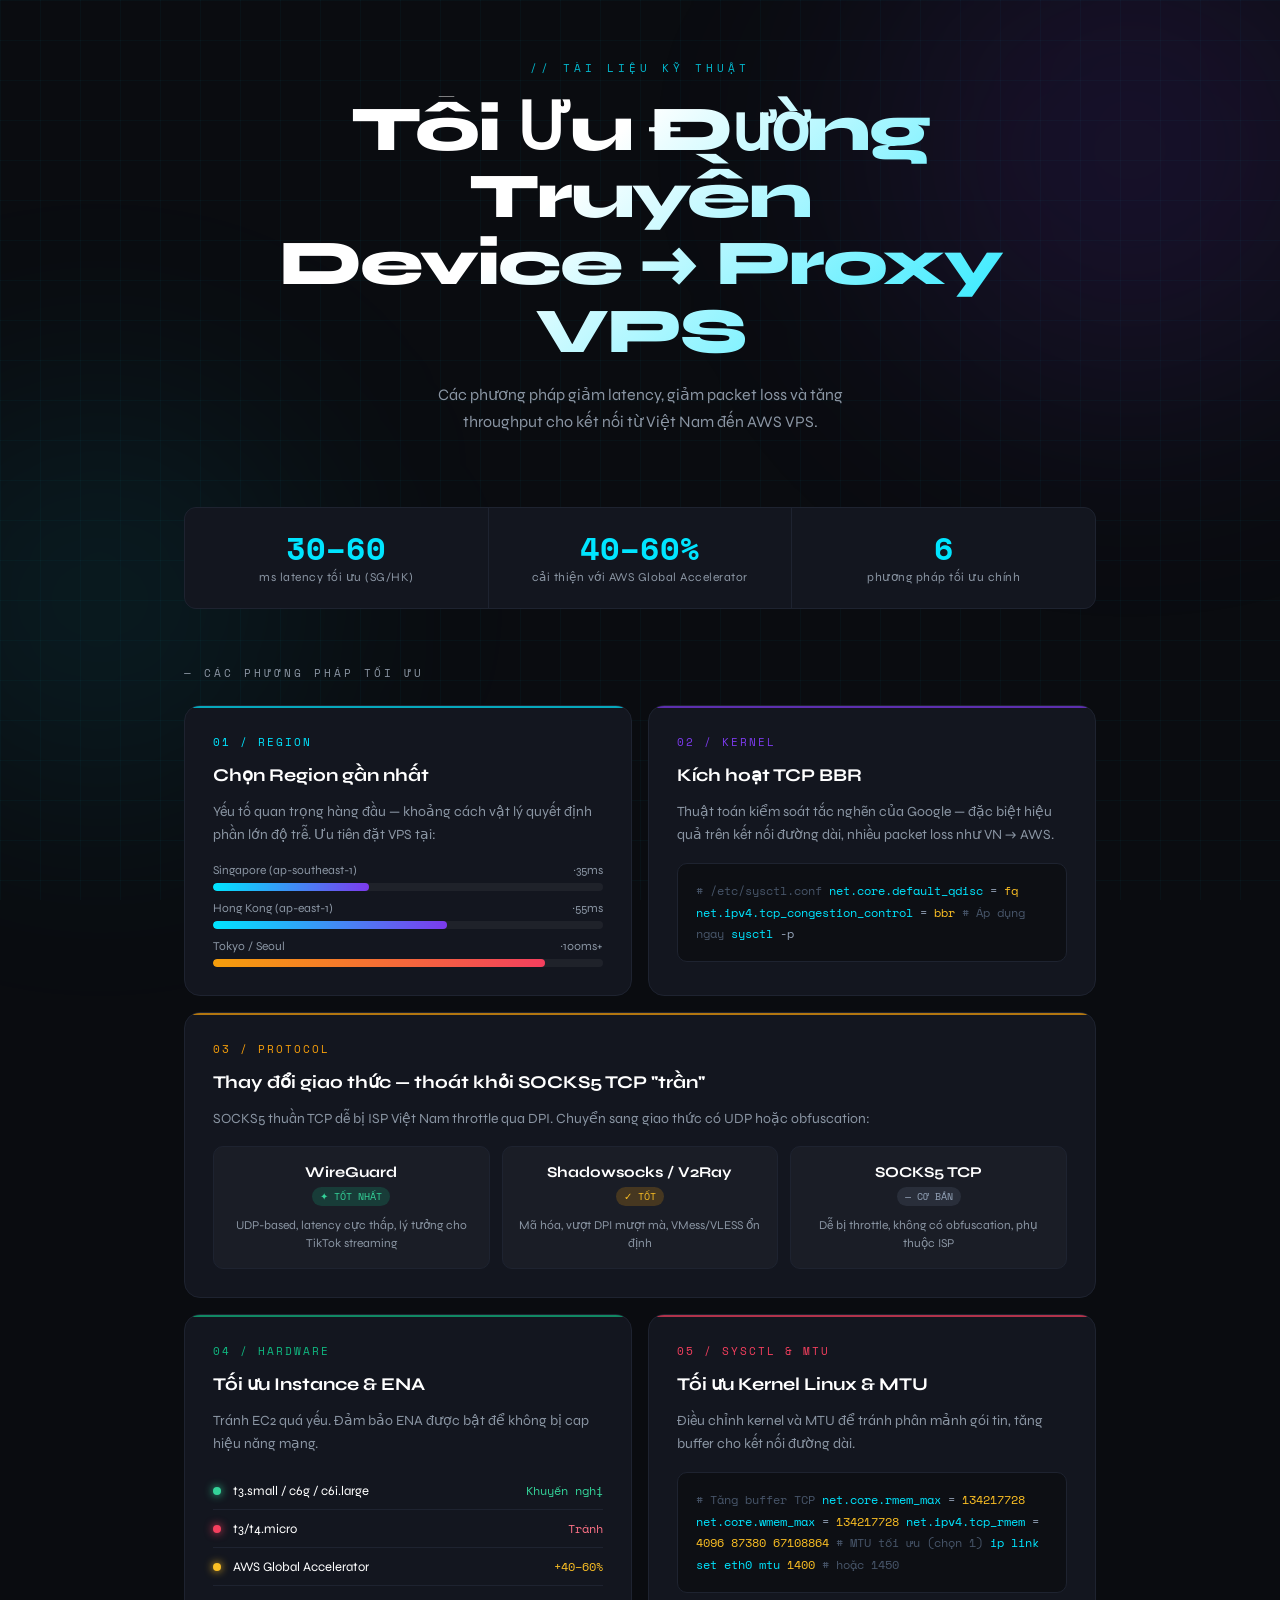
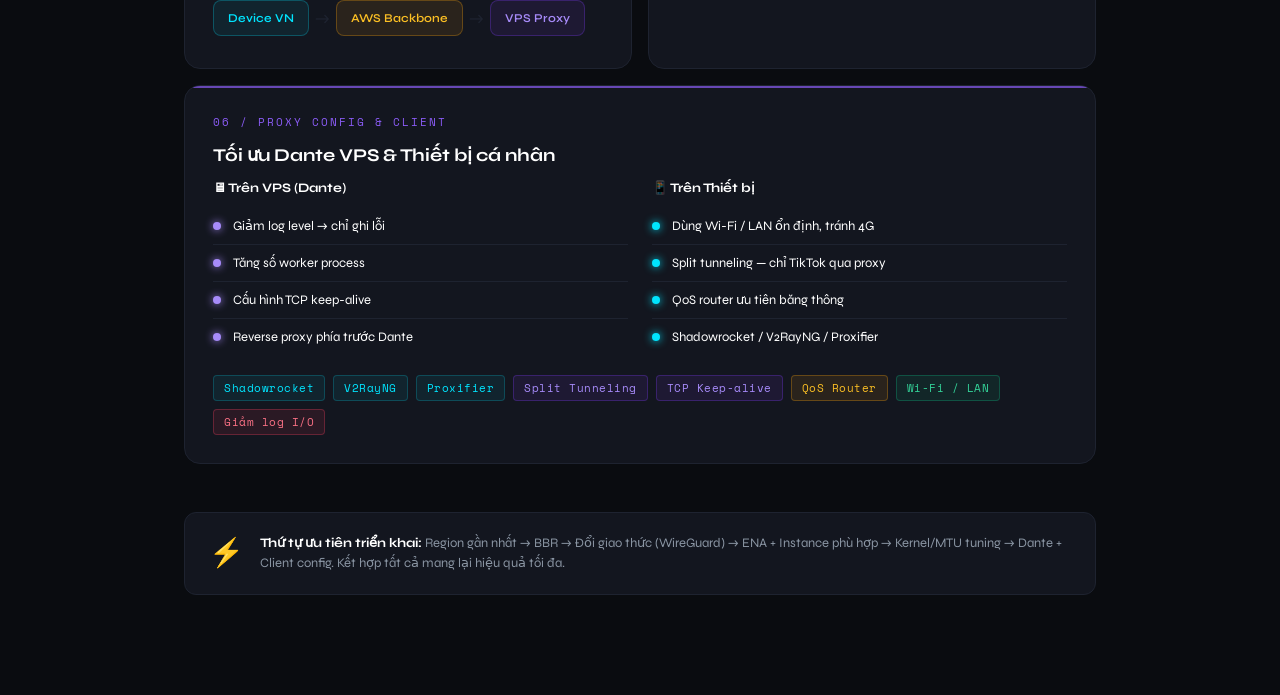
<file: TikTok-Beta/coding/doc/optimization/tối ưu đường truyền từ device đến proxy/summary.html>
<!doctype html>
<html lang="vi">
  <head>
    <meta charset="UTF-8" />
    <meta name="viewport" content="width=device-width, initial-scale=1.0" />
    <title>Tối Ưu Đường Truyền VPS</title>
    <link
      href="https://fonts.googleapis.com/css2?family=Space+Mono:wght@400;700&family=Syne:wght@400;600;700;800&display=swap"
      rel="stylesheet"
    />
    <style>
      :root {
        --bg: #0a0c10;
        --surface: #111318;
        --border: #1e2330;
        --accent: #00e5ff;
        --accent2: #7c3aed;
        --accent3: #f59e0b;
        --text: #ffffff; /* Đã thay đổi thành màu trắng */
        --muted: #8a95a3;
        --card: #13161f;
      }

      * {
        margin: 0;
        padding: 0;
        box-sizing: border-box;
      }

      body {
        background: var(--bg);
        color: var(--text);
        font-family: "Syne", sans-serif;
        font-size: 14px; /* Đã thêm kích thước chữ chung 14px */
        overflow-x: hidden;
        min-height: 100vh;
      }

      /* Grid background */
      body::before {
        content: "";
        position: fixed;
        inset: 0;
        background-image:
          linear-gradient(rgba(0, 229, 255, 0.03) 1px, transparent 1px),
          linear-gradient(90deg, rgba(0, 229, 255, 0.03) 1px, transparent 1px);
        background-size: 40px 40px;
        pointer-events: none;
        z-index: 0;
      }

      /* Glow orbs */
      .orb {
        position: fixed;
        border-radius: 50%;
        filter: blur(120px);
        pointer-events: none;
        z-index: 0;
      }
      .orb-1 {
        width: 500px;
        height: 500px;
        background: rgba(124, 58, 237, 0.12);
        top: -100px;
        right: -100px;
      }
      .orb-2 {
        width: 400px;
        height: 400px;
        background: rgba(0, 229, 255, 0.08);
        bottom: 100px;
        left: -100px;
      }

      .container {
        position: relative;
        z-index: 1;
        max-width: 960px;
        margin: 0 auto;
        padding: 60px 24px 100px;
      }

      /* Header */
      header {
        text-align: center;
        margin-bottom: 72px;
        animation: fadeUp 0.8s ease both;
      }

      .header-label {
        font-family: "Space Mono", monospace;
        font-size: 11px;
        letter-spacing: 4px;
        color: var(--accent);
        text-transform: uppercase;
        margin-bottom: 20px;
        opacity: 0.8;
      }

      header h1 {
        font-size: clamp(36px, 6vw, 64px);
        font-weight: 800;
        line-height: 1.05;
        letter-spacing: -2px;
        background: linear-gradient(135deg, #fff 40%, var(--accent) 100%);
        -webkit-background-clip: text;
        -webkit-text-fill-color: transparent;
        background-clip: text;
        margin-bottom: 16px;
      }

      header p {
        color: var(--muted);
        font-size: 16px;
        max-width: 480px;
        margin: 0 auto;
        line-height: 1.7;
      }

      /* Stats bar */
      .stats-bar {
        display: grid;
        grid-template-columns: repeat(3, 1fr);
        gap: 1px;
        background: var(--border);
        border: 1px solid var(--border);
        border-radius: 12px;
        overflow: hidden;
        margin-bottom: 56px;
        animation: fadeUp 0.8s 0.1s ease both;
      }

      .stat {
        background: var(--card);
        padding: 24px;
        text-align: center;
      }

      .stat-value {
        font-size: 32px;
        font-weight: 800;
        color: var(--accent);
        font-family: "Space Mono", monospace;
        line-height: 1;
      }

      .stat-label {
        font-size: 12px;
        color: var(--muted);
        margin-top: 6px;
        letter-spacing: 0.5px;
      }

      /* Section title */
      .section-title {
        font-family: "Space Mono", monospace;
        font-size: 11px;
        letter-spacing: 3px;
        color: var(--muted);
        text-transform: uppercase;
        margin-bottom: 24px;
      }

      /* Cards grid */
      .cards {
        display: grid;
        grid-template-columns: 1fr 1fr;
        gap: 16px;
        margin-bottom: 16px;
      }

      .card {
        background: var(--card);
        border: 1px solid var(--border);
        border-radius: 16px;
        padding: 28px;
        position: relative;
        overflow: hidden;
        transition:
          border-color 0.3s,
          transform 0.3s;
        animation: fadeUp 0.7s ease both;
      }

      .card:hover {
        border-color: rgba(0, 229, 255, 0.3);
        transform: translateY(-3px);
      }

      .card::before {
        content: "";
        position: absolute;
        top: 0;
        left: 0;
        right: 0;
        height: 2px;
        background: var(--card-accent, var(--accent));
        opacity: 0.7;
      }

      .card.full {
        grid-column: 1 / -1;
      }
      .card.accent1 {
        --card-accent: var(--accent);
      }
      .card.accent2 {
        --card-accent: var(--accent2);
      }
      .card.accent3 {
        --card-accent: var(--accent3);
      }
      .card.accent4 {
        --card-accent: #10b981;
      }
      .card.accent5 {
        --card-accent: #f43f5e;
      }
      .card.accent6 {
        --card-accent: #8b5cf6;
      }

      .card-num {
        font-family: "Space Mono", monospace;
        font-size: 11px;
        color: var(--card-accent, var(--accent));
        margin-bottom: 14px;
        letter-spacing: 2px;
      }

      .card h2 {
        font-size: 18px;
        font-weight: 700;
        margin-bottom: 12px;
        line-height: 1.3;
        color: #fff;
      }

      .card p {
        font-size: 14px;
        color: var(--muted);
        line-height: 1.7;
        margin-bottom: 16px;
      }

      /* Tags */
      .tags {
        display: flex;
        flex-wrap: wrap;
        gap: 8px;
        margin-top: 4px;
      }

      .tag {
        font-family: "Space Mono", monospace;
        font-size: 11px;
        padding: 4px 10px;
        border-radius: 4px;
        background: rgba(0, 229, 255, 0.07);
        color: var(--accent);
        border: 1px solid rgba(0, 229, 255, 0.2);
        letter-spacing: 0.5px;
      }

      .tag.purple {
        background: rgba(124, 58, 237, 0.1);
        color: #a78bfa;
        border-color: rgba(124, 58, 237, 0.3);
      }

      .tag.amber {
        background: rgba(245, 158, 11, 0.1);
        color: #fbbf24;
        border-color: rgba(245, 158, 11, 0.3);
      }

      .tag.green {
        background: rgba(16, 185, 129, 0.1);
        color: #34d399;
        border-color: rgba(16, 185, 129, 0.3);
      }

      .tag.red {
        background: rgba(244, 63, 94, 0.1);
        color: #fb7185;
        border-color: rgba(244, 63, 94, 0.3);
      }

      /* Metric row */
      .metric-row {
        display: flex;
        align-items: center;
        gap: 12px;
        padding: 10px 0;
        border-bottom: 1px solid var(--border);
      }
      .metric-row:last-child {
        border-bottom: none;
      }

      .metric-dot {
        width: 8px;
        height: 8px;
        border-radius: 50%;
        flex-shrink: 0;
        background: var(--accent);
        box-shadow: 0 0 8px var(--accent);
      }
      .metric-dot.purple {
        background: #a78bfa;
        box-shadow: 0 0 8px #a78bfa;
      }
      .metric-dot.amber {
        background: #fbbf24;
        box-shadow: 0 0 8px #fbbf24;
      }
      .metric-dot.green {
        background: #34d399;
        box-shadow: 0 0 8px #34d399;
      }

      .metric-text {
        font-size: 13px;
        color: var(--text);
      }
      .metric-value {
        margin-left: auto;
        font-family: "Space Mono", monospace;
        font-size: 12px;
        color: var(--accent);
        white-space: nowrap;
      }

      /* Protocol compare */
      .proto-grid {
        display: grid;
        grid-template-columns: repeat(3, 1fr);
        gap: 12px;
        margin-top: 4px;
      }

      .proto {
        background: rgba(255, 255, 255, 0.03);
        border: 1px solid var(--border);
        border-radius: 10px;
        padding: 16px;
        text-align: center;
        transition: background 0.2s;
      }

      .proto:hover {
        background: rgba(255, 255, 255, 0.05);
      }

      .proto-name {
        font-weight: 700;
        font-size: 15px;
        margin-bottom: 6px;
        color: #fff;
      }

      .proto-badge {
        display: inline-block;
        font-family: "Space Mono", monospace;
        font-size: 10px;
        padding: 2px 8px;
        border-radius: 20px;
        margin-bottom: 10px;
      }

      .badge-best {
        background: rgba(16, 185, 129, 0.2);
        color: #34d399;
      }
      .badge-good {
        background: rgba(245, 158, 11, 0.2);
        color: #fbbf24;
      }
      .badge-basic {
        background: rgba(100, 116, 139, 0.2);
        color: #94a3b8;
      }

      .proto-desc {
        font-size: 12px;
        color: var(--muted);
        line-height: 1.5;
      }

      /* Flow diagram */
      .flow {
        display: flex;
        align-items: center;
        gap: 0;
        margin-top: 12px;
        overflow-x: auto;
        padding-bottom: 4px;
      }

      .flow-node {
        background: rgba(0, 229, 255, 0.07);
        border: 1px solid rgba(0, 229, 255, 0.25);
        border-radius: 8px;
        padding: 10px 14px;
        font-size: 12px;
        font-weight: 600;
        color: var(--accent);
        white-space: nowrap;
        flex-shrink: 0;
      }

      .flow-node.purple {
        background: rgba(124, 58, 237, 0.1);
        border-color: rgba(124, 58, 237, 0.3);
        color: #a78bfa;
      }

      .flow-node.amber {
        background: rgba(245, 158, 11, 0.1);
        border-color: rgba(245, 158, 11, 0.3);
        color: #fbbf24;
      }

      .flow-arrow {
        font-size: 18px;
        color: var(--border);
        padding: 0 6px;
        flex-shrink: 0;
      }

      /* Code block */
      .code-block {
        background: #0d0f14;
        border: 1px solid var(--border);
        border-radius: 10px;
        padding: 16px 18px;
        font-family: "Space Mono", monospace;
        font-size: 12px;
        color: #94a3b8;
        line-height: 1.8;
        margin-top: 12px;
        overflow-x: auto;
      }

      .code-block .k {
        color: var(--accent);
      }
      .code-block .v {
        color: #fbbf24;
      }
      .code-block .c {
        color: #475569;
      }

      /* Bottom note */
      .bottom-note {
        margin-top: 48px;
        padding: 20px 24px;
        background: var(--card);
        border: 1px solid var(--border);
        border-radius: 12px;
        display: flex;
        align-items: center;
        gap: 16px;
        animation: fadeUp 0.7s 0.4s ease both;
      }

      .note-icon {
        font-size: 28px;
      }
      .note-text {
        font-size: 13px;
        color: var(--muted);
        line-height: 1.6;
      }
      .note-text strong {
        color: var(--text);
      }

      /* Animations */
      @keyframes fadeUp {
        from {
          opacity: 0;
          transform: translateY(20px);
        }
        to {
          opacity: 1;
          transform: translateY(0);
        }
      }

      .card:nth-child(1) {
        animation-delay: 0.1s;
      }
      .card:nth-child(2) {
        animation-delay: 0.15s;
      }
      .card:nth-child(3) {
        animation-delay: 0.2s;
      }
      .card:nth-child(4) {
        animation-delay: 0.25s;
      }
      .card:nth-child(5) {
        animation-delay: 0.3s;
      }
      .card:nth-child(6) {
        animation-delay: 0.35s;
      }

      /* Latency bar */
      .latency-bar-wrap {
        margin-top: 14px;
      }
      .latency-label {
        display: flex;
        justify-content: space-between;
        font-size: 12px;
        margin-bottom: 6px;
        color: var(--muted);
      }
      .latency-track {
        background: rgba(255, 255, 255, 0.05);
        height: 8px;
        border-radius: 4px;
        overflow: hidden;
      }
      .latency-fill {
        height: 100%;
        border-radius: 4px;
        background: linear-gradient(90deg, var(--accent), var(--accent2));
        animation: growBar 1.2s ease both;
      }
      @keyframes growBar {
        from {
          width: 0 !important;
        }
      }

      @media (max-width: 640px) {
        .cards {
          grid-template-columns: 1fr;
        }
        .stats-bar {
          grid-template-columns: 1fr;
        }
        .proto-grid {
          grid-template-columns: 1fr;
        }
      }
    </style>
  </head>
  <body>
    <div class="orb orb-1"></div>
    <div class="orb orb-2"></div>

    <div class="container">
      <header>
        <div class="header-label">// Tài liệu kỹ thuật</div>
        <h1>Tối Ưu Đường Truyền<br />Device → Proxy VPS</h1>
        <p>
          Các phương pháp giảm latency, giảm packet loss và tăng throughput cho
          kết nối từ Việt Nam đến AWS VPS.
        </p>
      </header>

      <div class="stats-bar">
        <div class="stat">
          <div class="stat-value">30–60</div>
          <div class="stat-label">ms latency tối ưu (SG/HK)</div>
        </div>
        <div class="stat">
          <div class="stat-value">40–60%</div>
          <div class="stat-label">cải thiện với AWS Global Accelerator</div>
        </div>
        <div class="stat">
          <div class="stat-value">6</div>
          <div class="stat-label">phương pháp tối ưu chính</div>
        </div>
      </div>

      <div class="section-title">— Các phương pháp tối ưu</div>

      <div class="cards">
        <div class="card accent1">
          <div class="card-num">01 / REGION</div>
          <h2>Chọn Region gần nhất</h2>
          <p>
            Yếu tố quan trọng hàng đầu — khoảng cách vật lý quyết định phần lớn
            độ trễ. Ưu tiên đặt VPS tại:
          </p>
          <div class="latency-bar-wrap">
            <div class="latency-label">
              <span>Singapore (ap-southeast-1)</span><span>~35ms</span>
            </div>
            <div class="latency-track">
              <div class="latency-fill" style="width: 40%"></div>
            </div>
          </div>
          <div class="latency-bar-wrap" style="margin-top: 10px">
            <div class="latency-label">
              <span>Hong Kong (ap-east-1)</span><span>~55ms</span>
            </div>
            <div class="latency-track">
              <div class="latency-fill" style="width: 60%"></div>
            </div>
          </div>
          <div class="latency-bar-wrap" style="margin-top: 10px">
            <div class="latency-label">
              <span>Tokyo / Seoul</span><span>~100ms+</span>
            </div>
            <div class="latency-track">
              <div
                class="latency-fill"
                style="
                  width: 85%;
                  background: linear-gradient(90deg, #f59e0b, #f43f5e);
                "
              ></div>
            </div>
          </div>
        </div>

        <div class="card accent2">
          <div class="card-num">02 / KERNEL</div>
          <h2>Kích hoạt TCP BBR</h2>
          <p>
            Thuật toán kiểm soát tắc nghẽn của Google — đặc biệt hiệu quả trên
            kết nối đường dài, nhiều packet loss như VN → AWS.
          </p>
          <div class="code-block">
            <span class="c"># /etc/sysctl.conf</span>
            <span class="k">net.core.default_qdisc</span> =
            <span class="v">fq</span>
            <span class="k">net.ipv4.tcp_congestion_control</span> =
            <span class="v">bbr</span>

            <span class="c"># Áp dụng ngay</span>
            <span class="k">sysctl</span> -p
          </div>
        </div>

        <div class="card accent3 full">
          <div class="card-num">03 / PROTOCOL</div>
          <h2>Thay đổi giao thức — thoát khỏi SOCKS5 TCP "trần"</h2>
          <p>
            SOCKS5 thuần TCP dễ bị ISP Việt Nam throttle qua DPI. Chuyển sang
            giao thức có UDP hoặc obfuscation:
          </p>
          <div class="proto-grid">
            <div class="proto">
              <div class="proto-name">WireGuard</div>
              <div class="proto-badge badge-best">✦ TỐT NHẤT</div>
              <div class="proto-desc">
                UDP-based, latency cực thấp, lý tưởng cho TikTok streaming
              </div>
            </div>
            <div class="proto">
              <div class="proto-name">Shadowsocks / V2Ray</div>
              <div class="proto-badge badge-good">✓ TỐT</div>
              <div class="proto-desc">
                Mã hóa, vượt DPI mượt mà, VMess/VLESS ổn định
              </div>
            </div>
            <div class="proto">
              <div class="proto-name">SOCKS5 TCP</div>
              <div class="proto-badge badge-basic">— CƠ BẢN</div>
              <div class="proto-desc">
                Dễ bị throttle, không có obfuscation, phụ thuộc ISP
              </div>
            </div>
          </div>
        </div>

        <div class="card accent4">
          <div class="card-num">04 / HARDWARE</div>
          <h2>Tối ưu Instance & ENA</h2>
          <p>
            Tránh EC2 quá yếu. Đảm bảo ENA được bật để không bị cap hiệu năng
            mạng.
          </p>
          <div class="metric-row">
            <span class="metric-dot green"></span>
            <span class="metric-text">t3.small / c6g / c6i.large</span>
            <span class="metric-value" style="color: #34d399">Khuyến nghị</span>
          </div>
          <div class="metric-row">
            <span
              class="metric-dot"
              style="background: #f43f5e; box-shadow: 0 0 8px #f43f5e"
            ></span>
            <span class="metric-text">t3/t4.micro</span>
            <span class="metric-value" style="color: #fb7185">Tránh</span>
          </div>
          <div class="metric-row">
            <span class="metric-dot amber"></span>
            <span class="metric-text">AWS Global Accelerator</span>
            <span class="metric-value" style="color: #fbbf24">+40–60%</span>
          </div>
          <div style="margin-top: 14px">
            <div class="flow">
              <div class="flow-node">Device VN</div>
              <div class="flow-arrow">→</div>
              <div class="flow-node amber">AWS Backbone</div>
              <div class="flow-arrow">→</div>
              <div class="flow-node purple">VPS Proxy</div>
            </div>
          </div>
        </div>

        <div class="card accent5">
          <div class="card-num">05 / SYSCTL & MTU</div>
          <h2>Tối ưu Kernel Linux & MTU</h2>
          <p>
            Điều chỉnh kernel và MTU để tránh phân mảnh gói tin, tăng buffer cho
            kết nối đường dài.
          </p>
          <div class="code-block">
            <span class="c"># Tăng buffer TCP</span>
            <span class="k">net.core.rmem_max</span> =
            <span class="v">134217728</span>
            <span class="k">net.core.wmem_max</span> =
            <span class="v">134217728</span>
            <span class="k">net.ipv4.tcp_rmem</span> =
            <span class="v">4096 87380 67108864</span>

            <span class="c"># MTU tối ưu (chọn 1)</span>
            <span class="k">ip link set eth0 mtu</span>
            <span class="v">1400</span> <span class="c"># hoặc 1450</span>
          </div>
        </div>

        <div class="card accent6 full">
          <div class="card-num">06 / PROXY CONFIG & CLIENT</div>
          <h2>Tối ưu Dante VPS & Thiết bị cá nhân</h2>

          <div
            style="
              display: grid;
              grid-template-columns: 1fr 1fr;
              gap: 24px;
              margin-top: 8px;
            "
          >
            <div>
              <div
                style="
                  font-size: 13px;
                  font-weight: 700;
                  color: #fff;
                  margin-bottom: 12px;
                "
              >
                🖥 Trên VPS (Dante)
              </div>
              <div class="metric-row">
                <span class="metric-dot purple"></span>
                <span class="metric-text">Giảm log level → chỉ ghi lỗi</span>
              </div>
              <div class="metric-row">
                <span class="metric-dot purple"></span>
                <span class="metric-text">Tăng số worker process</span>
              </div>
              <div class="metric-row">
                <span class="metric-dot purple"></span>
                <span class="metric-text">Cấu hình TCP keep-alive</span>
              </div>
              <div class="metric-row">
                <span class="metric-dot purple"></span>
                <span class="metric-text">Reverse proxy phía trước Dante</span>
              </div>
            </div>
            <div>
              <div
                style="
                  font-size: 13px;
                  font-weight: 700;
                  color: #fff;
                  margin-bottom: 12px;
                "
              >
                📱 Trên Thiết bị
              </div>
              <div class="metric-row">
                <span class="metric-dot"></span>
                <span class="metric-text"
                  >Dùng Wi-Fi / LAN ổn định, tránh 4G</span
                >
              </div>
              <div class="metric-row">
                <span class="metric-dot"></span>
                <span class="metric-text"
                  >Split tunneling — chỉ TikTok qua proxy</span
                >
              </div>
              <div class="metric-row">
                <span class="metric-dot"></span>
                <span class="metric-text">QoS router ưu tiên băng thông</span>
              </div>
              <div class="metric-row">
                <span class="metric-dot"></span>
                <span class="metric-text"
                  >Shadowrocket / V2RayNG / Proxifier</span
                >
              </div>
            </div>
          </div>

          <div style="margin-top: 20px">
            <div class="tags">
              <span class="tag">Shadowrocket</span>
              <span class="tag">V2RayNG</span>
              <span class="tag">Proxifier</span>
              <span class="tag purple">Split Tunneling</span>
              <span class="tag purple">TCP Keep-alive</span>
              <span class="tag amber">QoS Router</span>
              <span class="tag green">Wi-Fi / LAN</span>
              <span class="tag red">Giảm log I/O</span>
            </div>
          </div>
        </div>
      </div>

      <div class="bottom-note">
        <div class="note-icon">⚡</div>
        <div class="note-text">
          <strong>Thứ tự ưu tiên triển khai:</strong> Region gần nhất → BBR →
          Đổi giao thức (WireGuard) → ENA + Instance phù hợp → Kernel/MTU tuning
          → Dante + Client config. Kết hợp tất cả mang lại hiệu quả tối đa.
        </div>
      </div>
    </div>
  </body>
</html>
</file>
